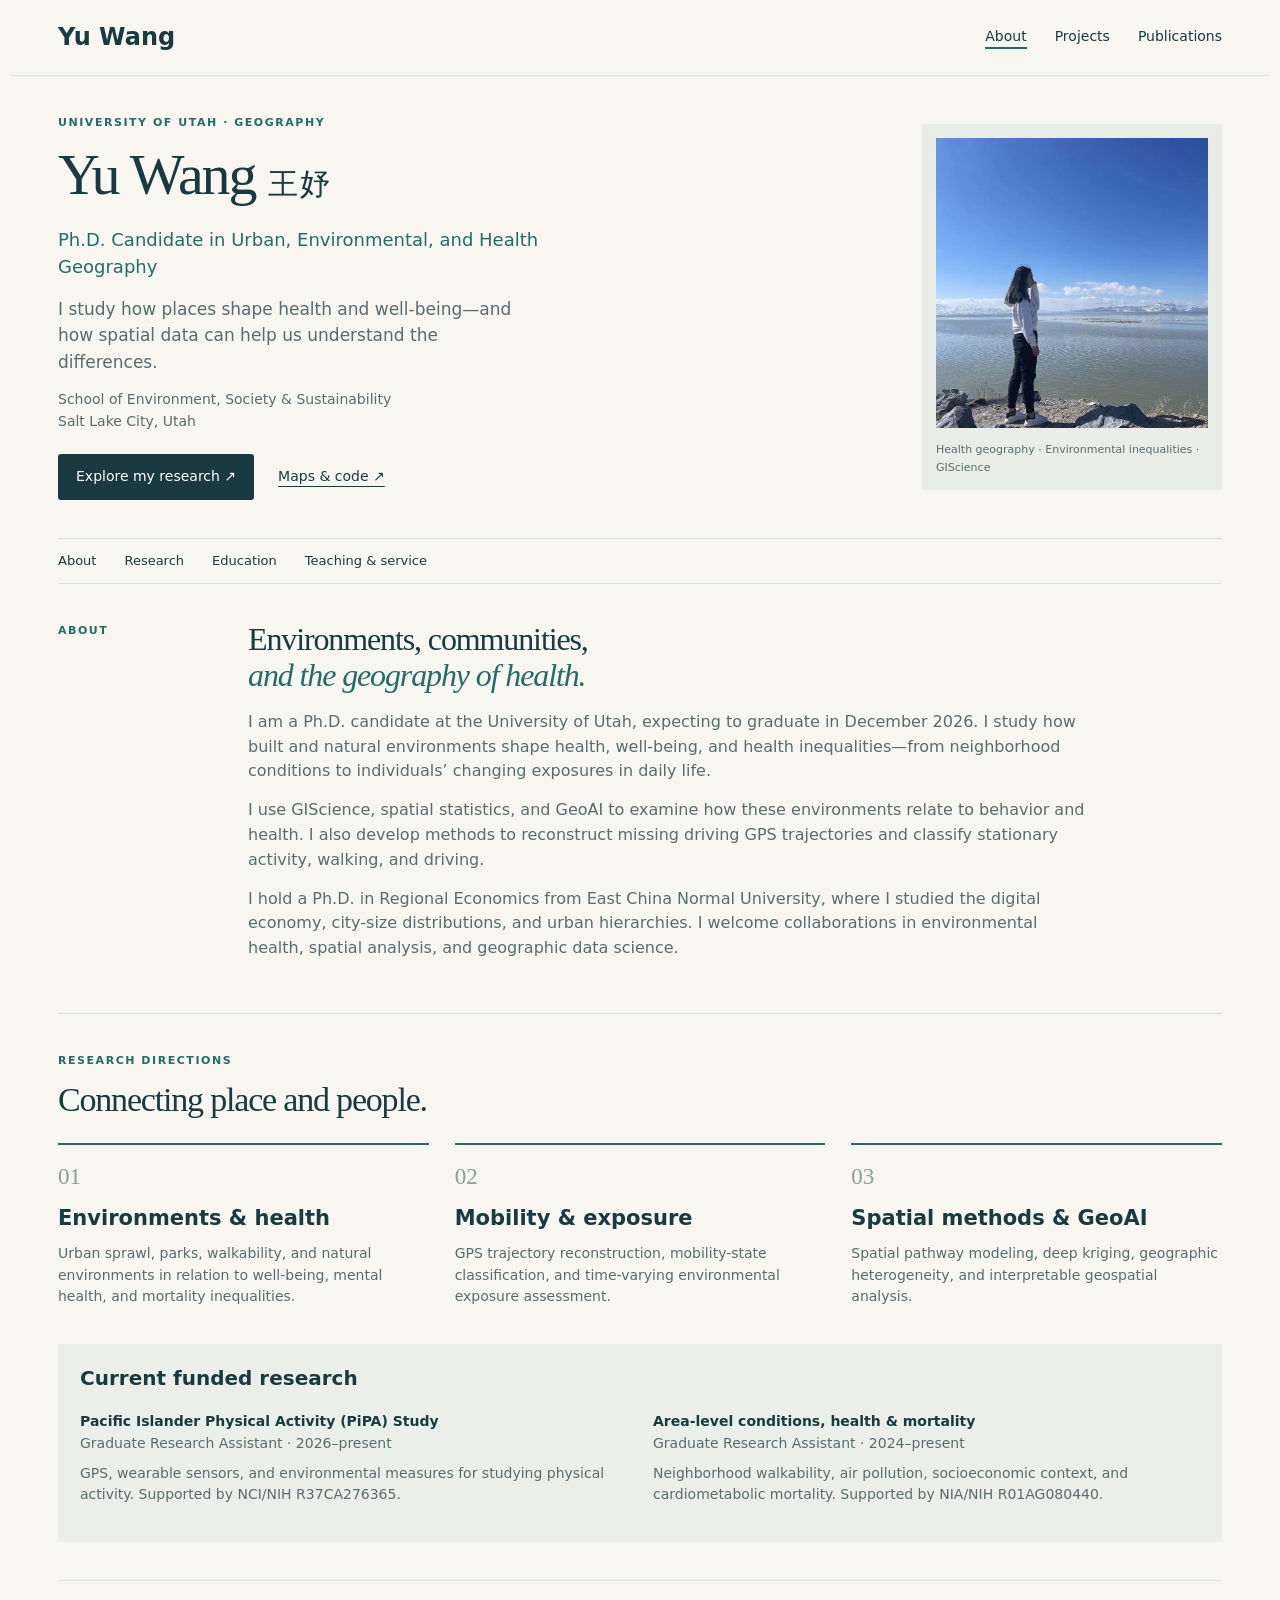
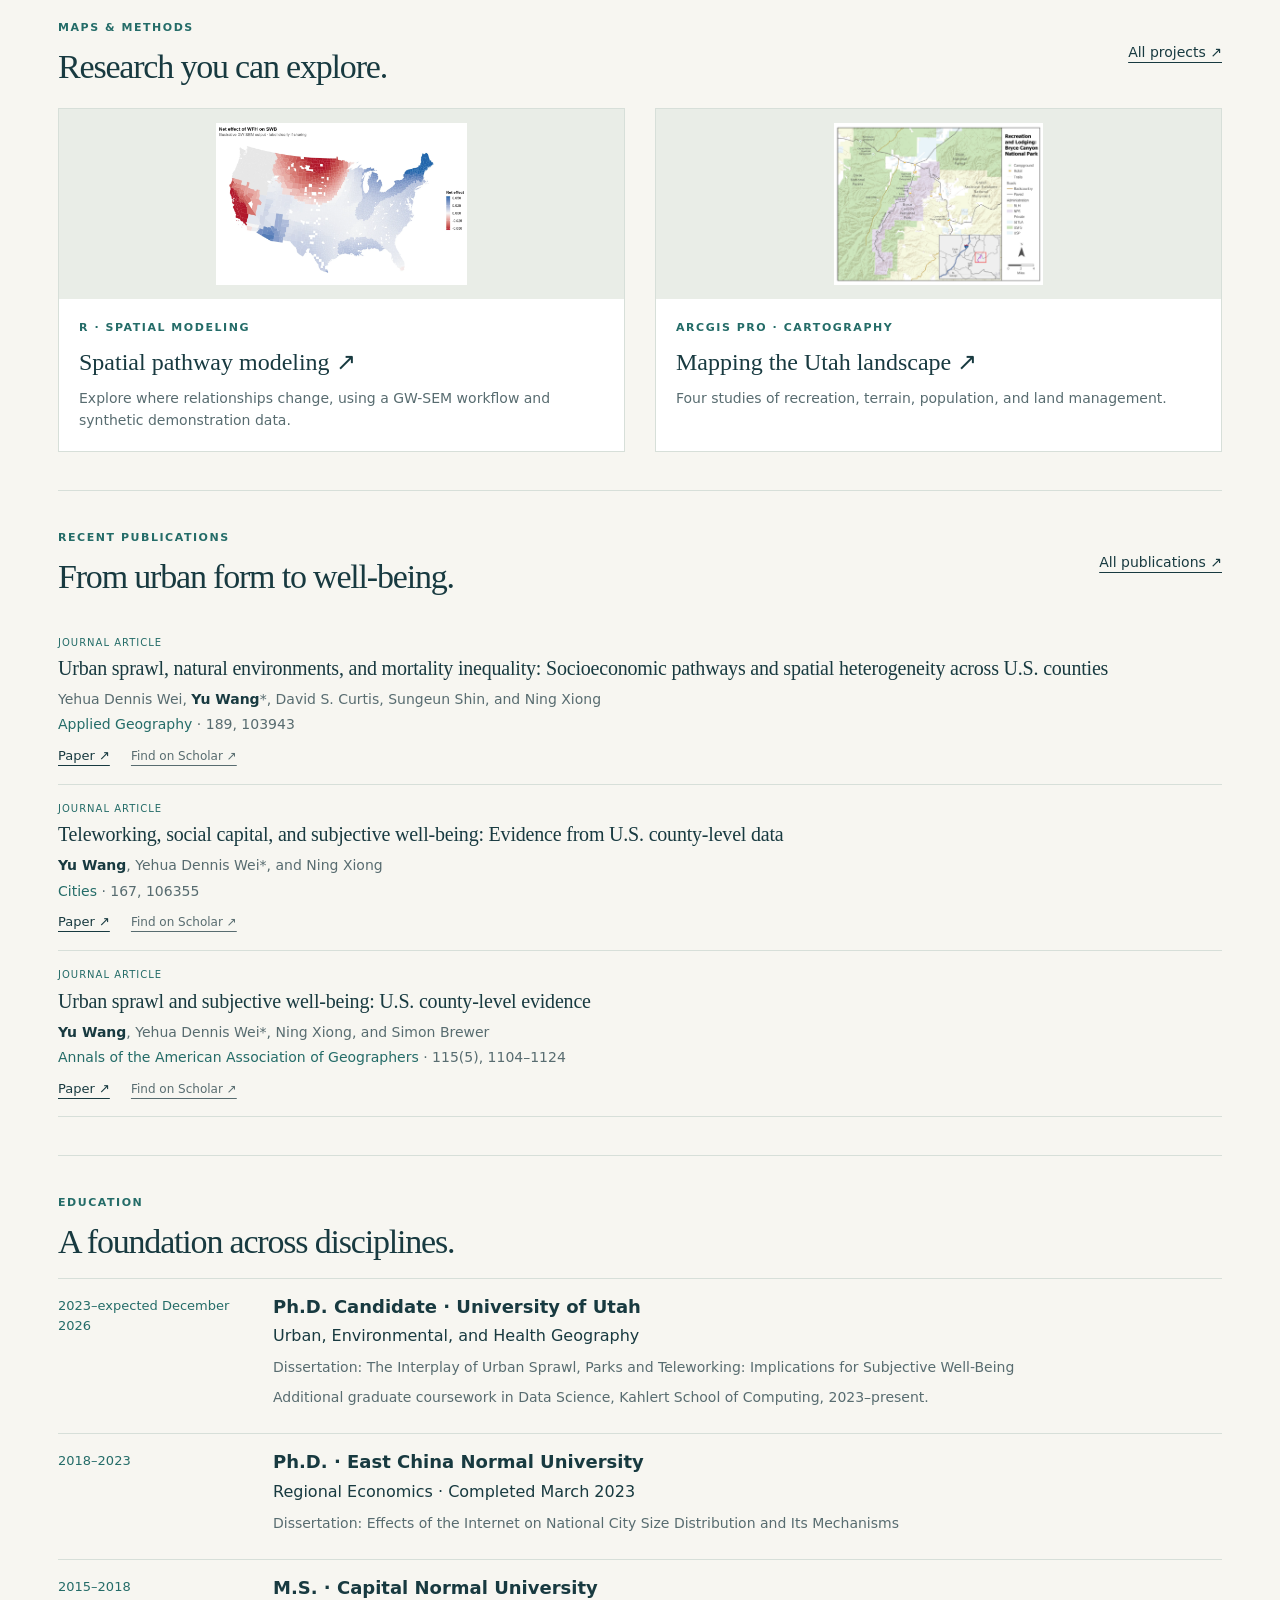
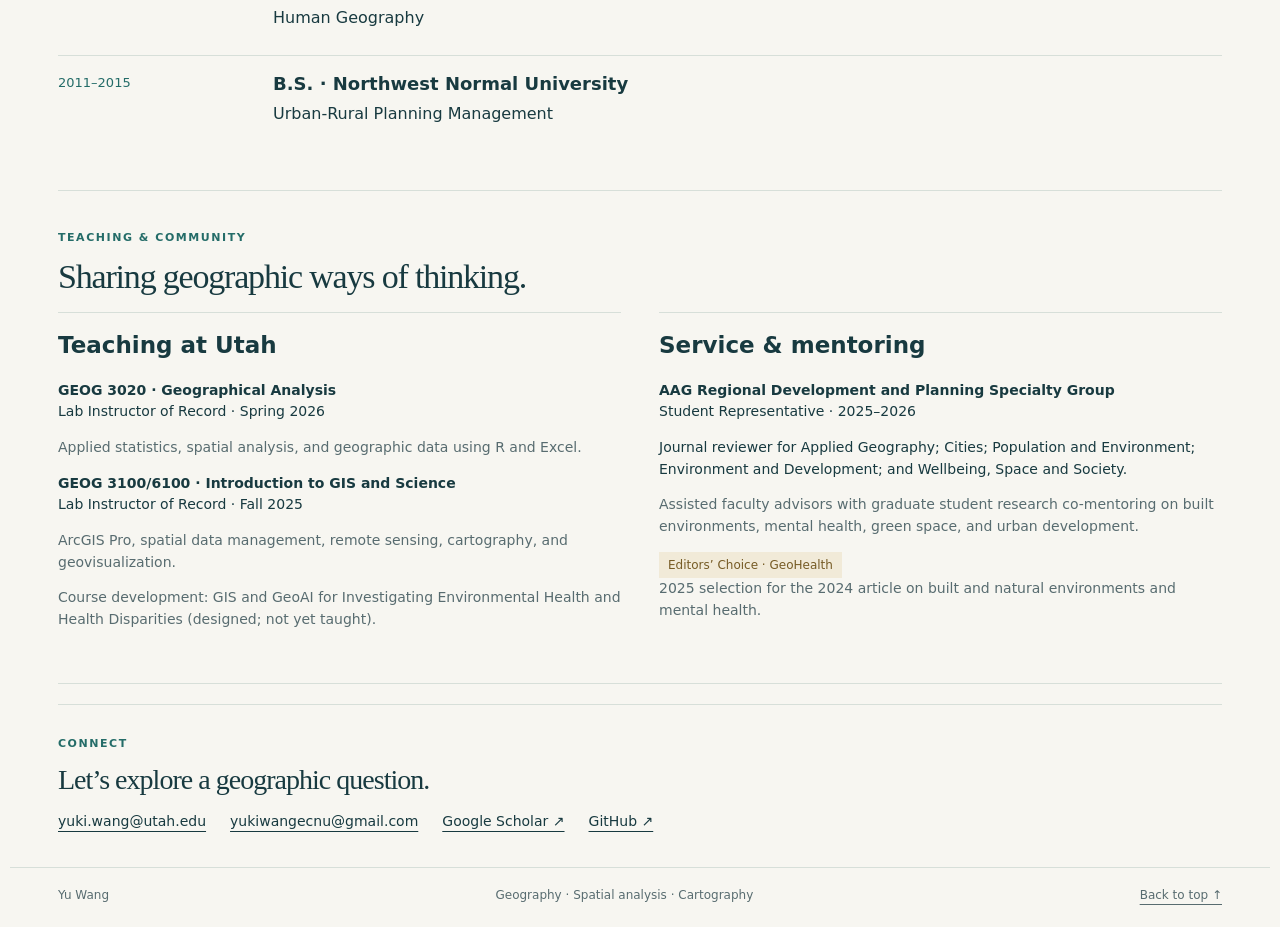
<file: index.html>
<!doctype html>
<html lang="en"><head><meta charset="utf-8"><meta name="viewport" content="width=device-width,initial-scale=1"><title>About — Yu Wang</title><meta name="description" content="Yu Wang researches environmental health, geographic inequalities, human mobility, and geospatial methods at the University of Utah."><link rel="stylesheet" href="projects.css"><link rel="stylesheet" href="site.css"></head><body><a class="skip" href="#main">Skip to content</a><header class="site-header"><a class="brand" href="index.html">Yu Wang</a><nav aria-label="Main navigation"><a href="index.html" aria-current="page">About</a><a href="projects.html">Projects</a><a href="publications.html">Publications</a></nav></header><main id="main"><section class="home-hero"><div><p class="eyebrow">University of Utah · Geography</p><h1>Yu Wang <span class="chinese-name" lang="zh">王妤</span></h1><p class="role">Ph.D. Candidate in Urban, Environmental, and Health Geography</p><p class="intro">I study how places shape health and well-being—and how spatial data can help us understand the differences.</p><p class="affiliation">School of Environment, Society &amp; Sustainability<br>Salt Lake City, Utah</p><div class="hero-links"><a class="solid-link" href="publications.html">Explore my research ↗</a><a href="projects.html">Maps &amp; code ↗</a></div></div><figure class="profile-photo"><img src="images/homepage.jpg" alt="Yu Wang" width="420" height="480"><figcaption>Health geography · Environmental inequalities · GIScience</figcaption></figure></section>
<div class="section-index"><a href="#about">About</a><a href="#research">Research</a><a href="#education">Education</a><a href="#teaching">Teaching &amp; service</a></div>
<section id="about" class="profile-section about-layout"><p class="eyebrow">About</p><div><h2>Environments, communities,<br><em>and the geography of health.</em></h2>
<p>I am a Ph.D. candidate at the University of Utah, expecting to graduate in December 2026. I study how built and natural environments shape health, well-being, and health inequalities—from neighborhood conditions to individuals’ changing exposures in daily life.</p>
<p>I use GIScience, spatial statistics, and GeoAI to examine how these environments relate to behavior and health. I also develop methods to reconstruct missing driving GPS trajectories and classify stationary activity, walking, and driving.</p>
<p>I hold a Ph.D. in Regional Economics from East China Normal University, where I studied the digital economy, city-size distributions, and urban hierarchies. I welcome collaborations in environmental health, spatial analysis, and geographic data science.</p></div></section>
<section id="research" class="profile-section"><div class="section-heading"><p class="eyebrow">Research directions</p><h2>Connecting place and people.</h2></div><div class="theme-grid"><article><span class="theme-number">01</span><h3>Environments &amp; health</h3><p>Urban sprawl, parks, walkability, and natural environments in relation to well-being, mental health, and mortality inequalities.</p></article><article><span class="theme-number">02</span><h3>Mobility &amp; exposure</h3><p>GPS trajectory reconstruction, mobility-state classification, and time-varying environmental exposure assessment.</p></article><article><span class="theme-number">03</span><h3>Spatial methods &amp; GeoAI</h3><p>Spatial pathway modeling, deep kriging, geographic heterogeneity, and interpretable geospatial analysis.</p></article></div><div class="current-research"><h3>Current funded research</h3><div><p><strong>Pacific Islander Physical Activity (PiPA) Study</strong><br>Graduate Research Assistant · 2026–present<br><span>GPS, wearable sensors, and environmental measures for studying physical activity. Supported by NCI/NIH R37CA276365.</span></p><p><strong>Area-level conditions, health &amp; mortality</strong><br>Graduate Research Assistant · 2024–present<br><span>Neighborhood walkability, air pollution, socioeconomic context, and cardiometabolic mortality. Supported by NIA/NIH R01AG080440.</span></p></div></div></section>
<section class="profile-section"><div class="heading-row"><div><p class="eyebrow">Maps &amp; methods</p><h2>Research you can explore.</h2></div><a href="projects.html">All projects ↗</a></div><div class="project-previews"><a class="project-preview" href="projects.html#spatial"><div class="preview-image"><img loading="lazy" src="assets/projects/fig6_net_effect.webp" alt="Spatial pathway modeling project preview"></div><div><p class="eyebrow">R · Spatial modeling</p><h3>Spatial pathway modeling ↗</h3><p>Explore where relationships change, using a GW-SEM workflow and synthetic demonstration data.</p></div></a><a class="project-preview" href="projects.html#cartography"><div class="preview-image"><img loading="lazy" src="assets/projects/Bryce_canyon_recreation_lodging.webp" alt="Mapping the Utah landscape project preview"></div><div><p class="eyebrow">ArcGIS Pro · Cartography</p><h3>Mapping the Utah landscape ↗</h3><p>Four studies of recreation, terrain, population, and land management.</p></div></a></div></section><section class="profile-section"><div class="heading-row"><div><p class="eyebrow">Recent publications</p><h2>From urban form to well-being.</h2></div><a href="publications.html">All publications ↗</a></div><article class="publication" data-kind="journal" data-language="English"><p class="pub-type">Journal article</p><h3>Urban sprawl, natural environments, and mortality inequality: Socioeconomic pathways and spatial heterogeneity across U.S. counties</h3><p class="authors">Yehua Dennis Wei, <strong>Yu Wang</strong>*, David S. Curtis, Sungeun Shin, and Ning Xiong</p><p class="venue">Applied Geography <span>· 189, 103943</span></p><a class="pub-link" href="https://doi.org/10.1016/j.apgeog.2026.103943" target="_blank" rel="noopener noreferrer">Paper ↗</a> <a class="pub-link scholar-fallback" href="https://scholar.google.com/scholar?q=%22Urban%20sprawl%2C%20natural%20environments%2C%20and%20mortality%20inequality%3A%20Socioeconomic%20pathways%20and%20spatial%20heterogeneity%20across%20U.S.%20counties%22" target="_blank" rel="noopener noreferrer">Find on Scholar ↗</a></article><article class="publication" data-kind="journal" data-language="English"><p class="pub-type">Journal article</p><h3>Teleworking, social capital, and subjective well-being: Evidence from U.S. county-level data</h3><p class="authors"><strong>Yu Wang</strong>, Yehua Dennis Wei*, and Ning Xiong</p><p class="venue">Cities <span>· 167, 106355</span></p><a class="pub-link" href="https://doi.org/10.1016/j.cities.2025.106355" target="_blank" rel="noopener noreferrer">Paper ↗</a> <a class="pub-link scholar-fallback" href="https://scholar.google.com/scholar?q=%22Teleworking%2C%20social%20capital%2C%20and%20subjective%20well-being%3A%20Evidence%20from%20U.S.%20county-level%20data%22" target="_blank" rel="noopener noreferrer">Find on Scholar ↗</a></article><article class="publication" data-kind="journal" data-language="English"><p class="pub-type">Journal article</p><h3>Urban sprawl and subjective well-being: U.S. county-level evidence</h3><p class="authors"><strong>Yu Wang</strong>, Yehua Dennis Wei*, Ning Xiong, and Simon Brewer</p><p class="venue">Annals of the American Association of Geographers <span>· 115(5), 1104–1124</span></p><a class="pub-link" href="https://doi.org/10.1080/24694452.2025.2472998" target="_blank" rel="noopener noreferrer">Paper ↗</a> <a class="pub-link scholar-fallback" href="https://scholar.google.com/scholar?q=%22Urban%20sprawl%20and%20subjective%20well-being%3A%20U.S.%20county-level%20evidence%22" target="_blank" rel="noopener noreferrer">Find on Scholar ↗</a></article></section>
<section id="education" class="profile-section"><p class="eyebrow">Education</p><h2>A foundation across disciplines.</h2><div class="timeline"><article><p>2023–expected December 2026</p><div><h3>Ph.D. Candidate · University of Utah</h3><p>Urban, Environmental, and Health Geography</p><p class="subtle">Dissertation: The Interplay of Urban Sprawl, Parks and Teleworking: Implications for Subjective Well-Being</p><p class="subtle">Additional graduate coursework in Data Science, Kahlert School of Computing, 2023–present.</p></div></article><article><p>2018–2023</p><div><h3>Ph.D. · East China Normal University</h3><p>Regional Economics · Completed March 2023</p><p class="subtle">Dissertation: Effects of the Internet on National City Size Distribution and Its Mechanisms</p></div></article><article><p>2015–2018</p><div><h3>M.S. · Capital Normal University</h3><p>Human Geography</p></div></article><article><p>2011–2015</p><div><h3>B.S. · Northwest Normal University</h3><p>Urban-Rural Planning Management</p></div></article></div></section>
<section id="teaching" class="profile-section"><p class="eyebrow">Teaching &amp; community</p><h2>Sharing geographic ways of thinking.</h2><div class="teaching-grid"><div><h3>Teaching at Utah</h3><p><strong>GEOG 3020 · Geographical Analysis</strong><br>Lab Instructor of Record · Spring 2026</p><p class="subtle">Applied statistics, spatial analysis, and geographic data using R and Excel.</p><p><strong>GEOG 3100/6100 · Introduction to GIS and Science</strong><br>Lab Instructor of Record · Fall 2025</p><p class="subtle">ArcGIS Pro, spatial data management, remote sensing, cartography, and geovisualization.</p><p class="subtle">Course development: GIS and GeoAI for Investigating Environmental Health and Health Disparities (designed; not yet taught).</p></div><div><h3>Service &amp; mentoring</h3><p><strong>AAG Regional Development and Planning Specialty Group</strong><br>Student Representative · 2025–2026</p><p>Journal reviewer for Applied Geography; Cities; Population and Environment; Environment and Development; and Wellbeing, Space and Society.</p><p class="subtle">Assisted faculty advisors with graduate student research co-mentoring on built environments, mental health, green space, and urban development.</p><p><span class="award-label">Editors’ Choice · GeoHealth</span><br><span class="subtle">2025 selection for the 2024 article on built and natural environments and mental health.</span></p></div></div></section><section class="contact"><p class="eyebrow">Connect</p><h2>Let’s explore a geographic question.</h2><p><a href="mailto:yuki.wang@utah.edu">yuki.wang@utah.edu</a><a href="mailto:yukiwangecnu@gmail.com">yukiwangecnu@gmail.com</a><a href="https://scholar.google.com/citations?user=kgi0i9MAAAAJ">Google Scholar ↗</a><a href="https://github.com/Yukiwang-bit">GitHub ↗</a></p></section></main><footer>Yu Wang <span>Geography · Spatial analysis · Cartography</span><a href="#main">Back to top ↑</a></footer></body></html>
</file>
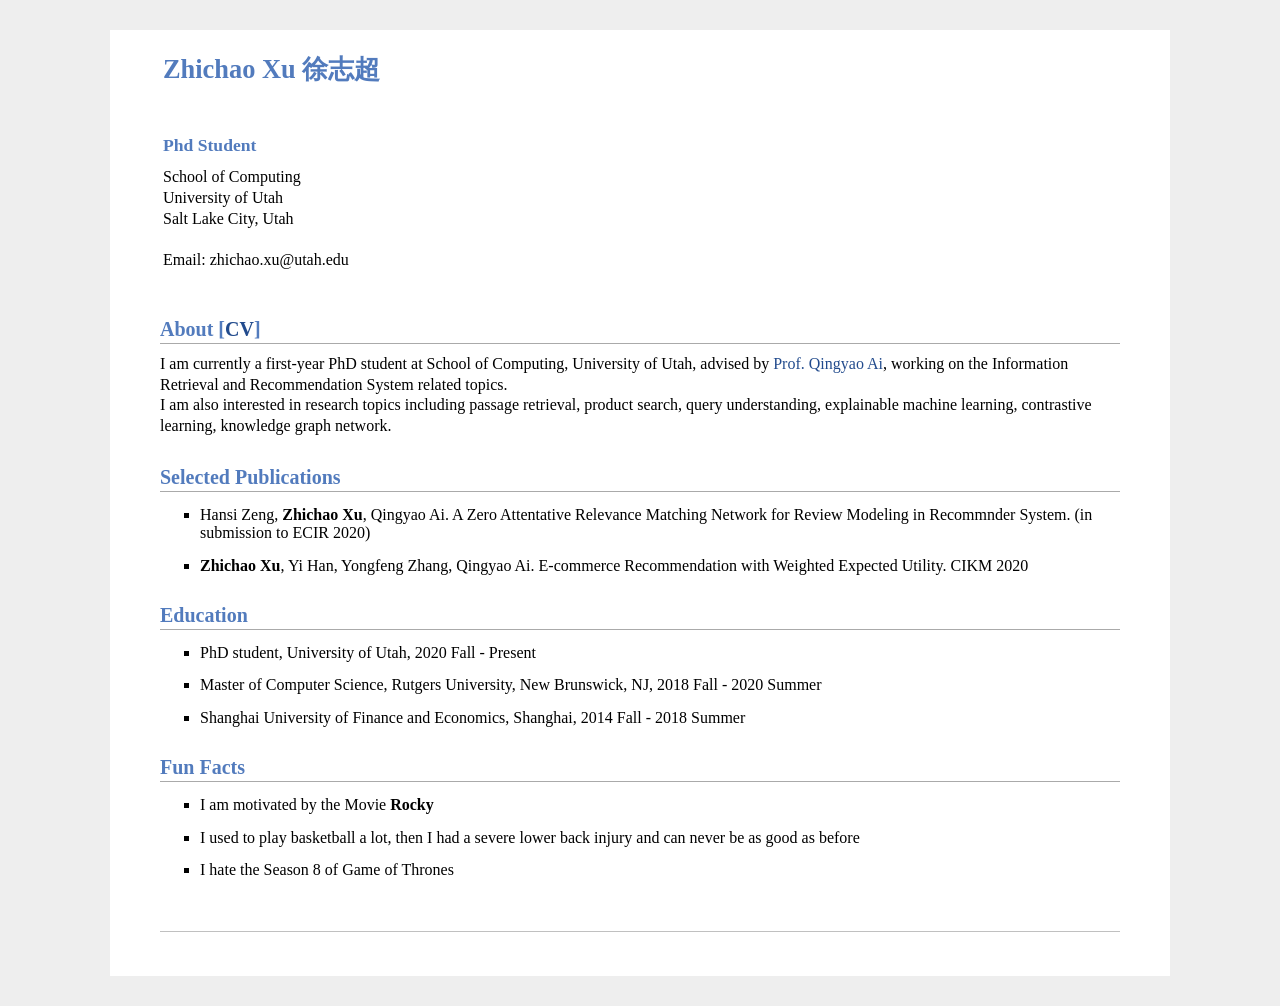
<file: _site/index.html>
<!DOCTYPE html PUBLIC "-//W3C//DTD XHTML 1.1//EN"
  "http://www.w3.org/TR/xhtml11/DTD/xhtml11.dtd">
<html xmlns="http://www.w3.org/1999/xhtml" xml:lang="en">
<head>
<link rel="shortcut icon" href="myIcon.ico">
<meta http-equiv="Content-Type" content="text/html;charset=utf-8" />

<link rel="stylesheet" href="jemdoc.css" type="text/css">
<title>Hansi Zeng, University of Utah</title>
<script>
  (function(i,s,o,g,r,a,m){i['GoogleAnalyticsObject']=r;i[r]=i[r]||function(){
  (i[r].q=i[r].q||[]).push(arguments)},i[r].l=1*new Date();a=s.createElement(o),
  m=s.getElementsByTagName(o)[0];a.async=1;a.src=g;m.parentNode.insertBefore(a,m)
  })(window,document,'script','https://www.google-analytics.com/analytics.js','ga');

  ga('create', 'UA-87320911-1', 'auto');
  ga('send', 'pageview');

</script>
</head>
<body>

<table>
	<tbody>
		<tr>
			<td width="670">
				<div id="toptitle">					
					<h1>Zhichao Xu 徐志超</h1><h1>
				</h1></div>

				<h3>Phd Student</h3>
				<p>
					School of Computing  <br>
					University of Utah <br>
					Salt Lake City, Utah<br>
					<br>
					Email: zhichao.xu@utah.edu
				</p>
			</td>
		</tr>
	<tr>
	</tr>
	</tbody>
</table>

<h2>About [<a href="files/cv_intern.pdf">CV</a>]</h2>
	<p> 
	I am currently a first-year PhD student at School of Computing, University of Utah, advised by <a href="http://ir.aiqingyao.org/home">Prof. Qingyao Ai</a>, working on 
	the Information Retrieval and Recommendation System related topics. <br>
	I am also interested in research topics including passage retrieval, product search, query understanding, explainable machine learning, contrastive learning, knowledge graph network.
	</p>

<h2> Selected Publications </h2> 
<ul>
	<li> Hansi Zeng, <b>Zhichao Xu</b>, Qingyao Ai. A Zero Attentative Relevance Matching Network for
		Review Modeling in Recommnder System. (in submission to ECIR 2020) </li>
	<li> <b>Zhichao Xu</b>, Yi Han, Yongfeng Zhang, Qingyao Ai. E-commerce Recommendation with Weighted Expected Utility. CIKM 2020 </li>
</ul>

<h2> Education </h2>
<ul>
	<li> PhD student, University of Utah, 2020 Fall - Present</li>
	<li> Master of Computer Science, Rutgers University, New Brunswick, NJ, 2018 Fall - 2020 Summer</li>
	<li> Shanghai University of Finance and Economics, Shanghai, 2014 Fall - 2018 Summer</li>
</ul>

<h2> Fun Facts </h2>
<ul>
	<li> I am motivated by the Movie <b>Rocky</b>
	<li> I used to play basketball a lot, then I had a severe lower back injury and can never be as good as before </li>
	<li> I hate the Season 8 of Game of Thrones </li>
</ul>


<p><center>
	<div id="clustrmaps-widget" style="width:30%">
		<script type="text/javascript" id="clustrmaps" src="//clustrmaps.com/map_v2.js?d=rC3QVLy0czeOL9mHWqNy6Cqtb8k-GrE0NRCad6ZpSUU&cl=ffffff&w=a"></script>

</div>  

<div id="footer">
	<div id="footer-text"></div>
</div>

</center></p>


</body></html>
</file>
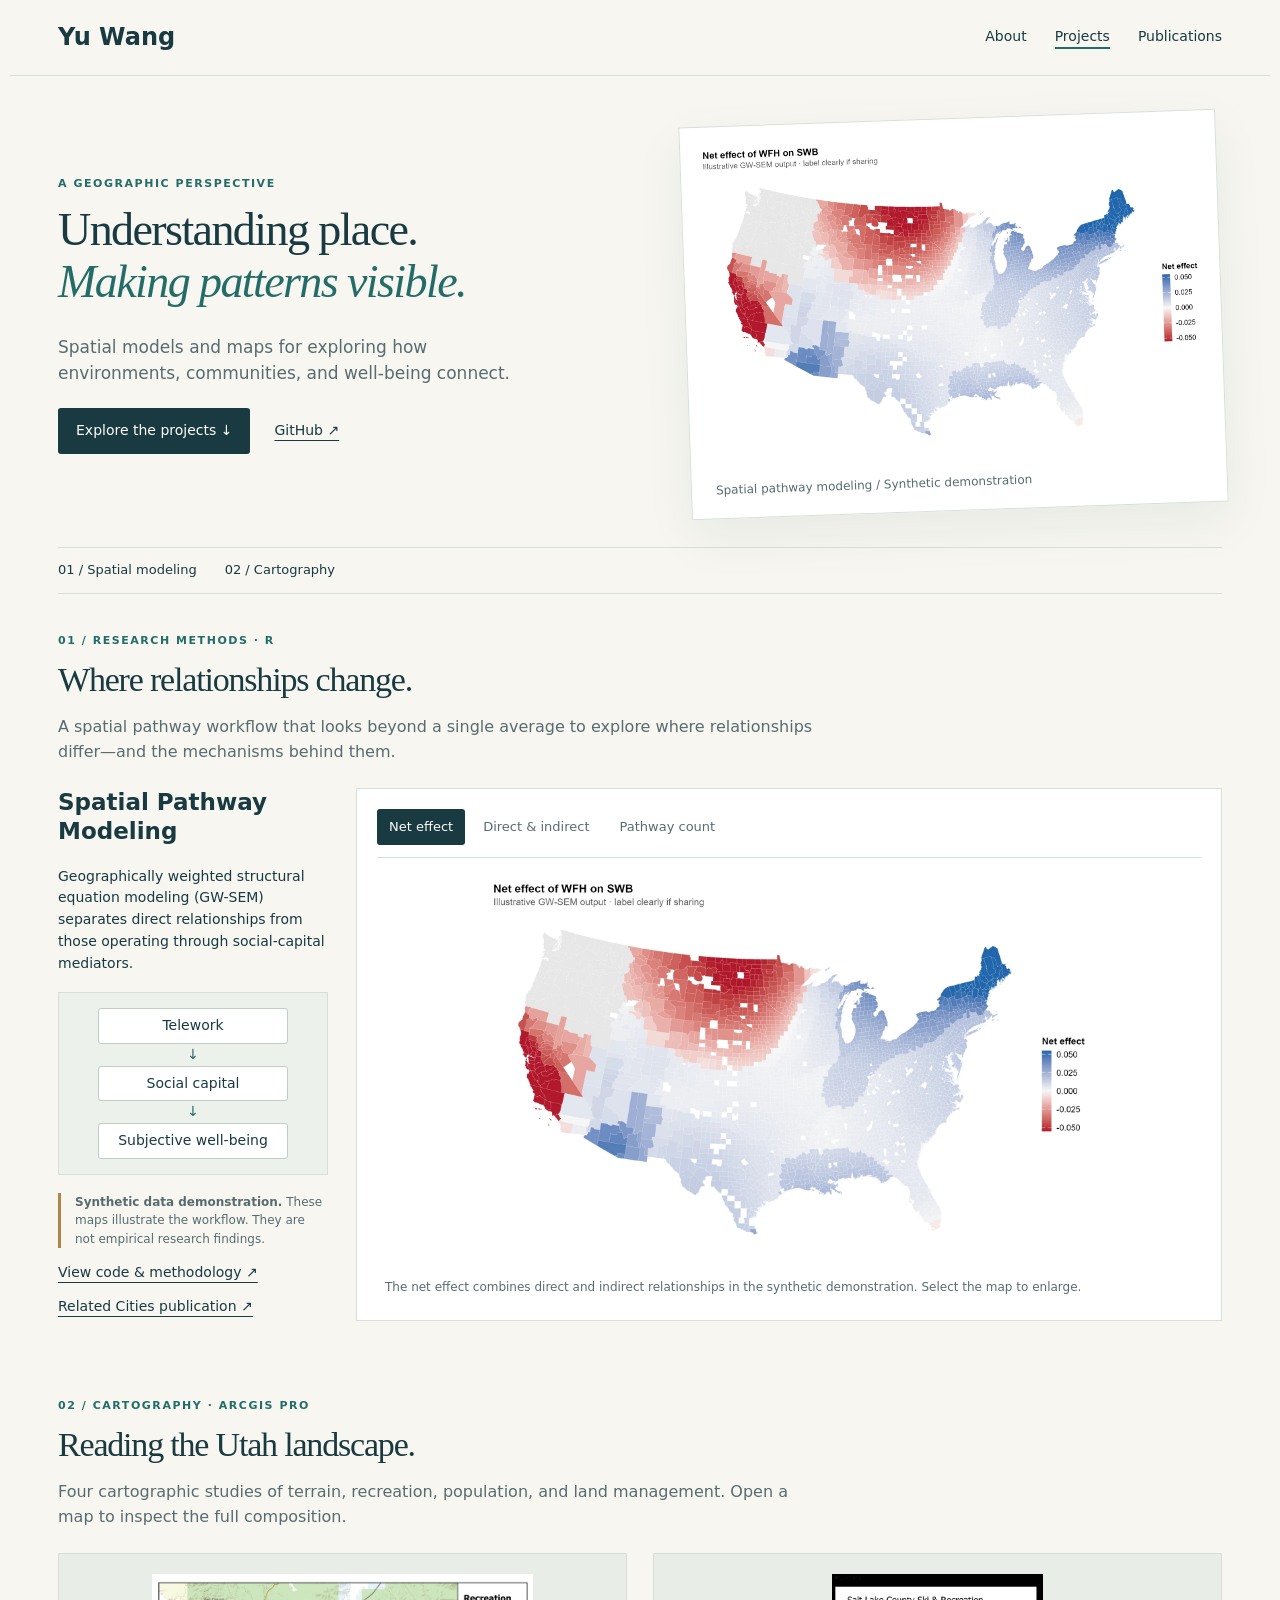
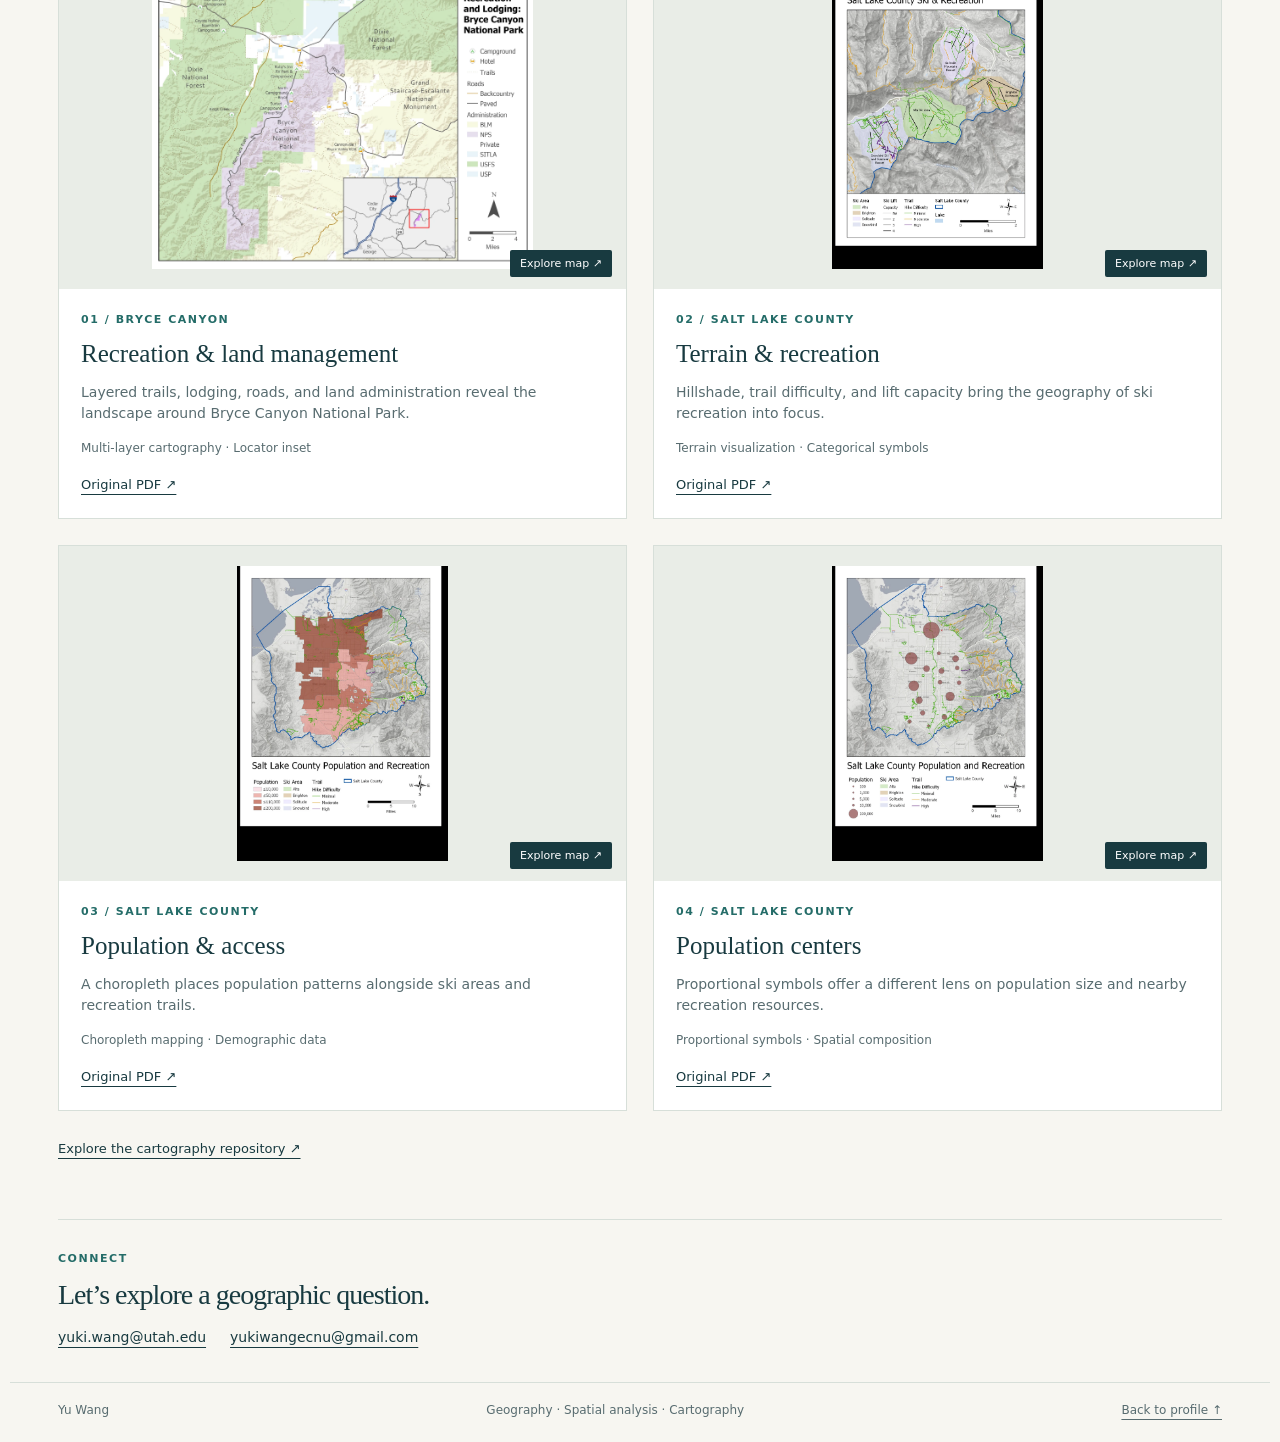
<file: projects.html>
<!doctype html>
<html lang="en"><head><meta charset="utf-8"><meta name="viewport" content="width=device-width,initial-scale=1"><title>Projects — Yu Wang</title><meta name="description" content="Explore Yu Wang’s spatial pathway modeling and Utah cartography projects, connecting geographic methods with place, environments, and well-being."><link rel="stylesheet" href="projects.css"><script src="projects.js" defer></script><link rel="stylesheet" href="site.css"></head><body>
<a class="skip" href="#main">Skip to content</a><header class="site-header"><a class="brand" href="index.html">Yu Wang</a><nav aria-label="Main navigation"><a href="index.html">About</a><a href="projects.html" aria-current="page">Projects</a><a href="publications.html">Publications</a></nav></header>
<main id="main"><section class="hero"><div><p class="eyebrow">A geographic perspective</p><h1>Understanding place.<br><em>Making patterns visible.</em></h1><p class="intro">Spatial models and maps for exploring how environments, communities, and well-being connect.</p><div class="hero-links"><a class="solid-link" href="#spatial">Explore the projects ↓</a><a href="https://github.com/Yukiwang-bit">GitHub ↗</a></div></div><figure class="hero-map"><img src="assets/projects/fig6_net_effect.webp" alt="Illustrative county-level spatial effects from the synthetic-data GW-SEM demonstration"><figcaption>Spatial pathway modeling / Synthetic demonstration</figcaption></figure></section>
<div class="section-index"><a href="#spatial">01 / Spatial modeling</a><a href="#cartography">02 / Cartography</a></div>
<section id="spatial" class="project-section"><div class="section-heading"><p class="eyebrow">01 / Research methods · R</p><h2>Where relationships change.</h2><p>A spatial pathway workflow that looks beyond a single average to explore where relationships differ—and the mechanisms behind them.</p></div><div class="model-layout"><aside><h3>Spatial Pathway Modeling</h3><p>Geographically weighted structural equation modeling (GW-SEM) separates direct relationships from those operating through social-capital mediators.</p><div class="pathway" aria-label="Conceptual pathway: telework to social capital to subjective well-being"><span>Telework</span><b aria-hidden="true">↓</b><span>Social capital</span><b aria-hidden="true">↓</b><span>Subjective well-being</span></div><p class="note"><strong>Synthetic data demonstration.</strong> These maps illustrate the workflow. They are not empirical research findings.</p><a href="https://github.com/Yukiwang-bit/Spatial-Pathway-Modeling">View code & methodology ↗</a><a class="text-link" href="https://doi.org/10.1016/j.cities.2025.106355">Related Cities publication ↗</a></aside><div class="map-explorer"><div class="view-controls" role="group" aria-label="Choose model output"><button aria-pressed="true" data-view="net">Net effect</button><button aria-pressed="false" data-view="effects">Direct & indirect</button><button aria-pressed="false" data-view="pathways">Pathway count</button></div><figure><button class="figure-zoom" id="model-zoom" data-image="assets/projects/fig6_net_effect.webp" data-title="Net effect" aria-label="Enlarge model output"><img id="model-image" src="assets/projects/fig6_net_effect.webp" alt="Net effect map from synthetic GW-SEM demonstration"></button><figcaption id="model-caption" aria-live="polite">The net effect combines direct and indirect relationships in the synthetic demonstration. Select the map to enlarge.</figcaption></figure></div></div></section>
<section id="cartography" class="project-section"><div class="section-heading"><p class="eyebrow">02 / Cartography · ArcGIS Pro</p><h2>Reading the Utah landscape.</h2><p>Four cartographic studies of terrain, recreation, population, and land management. Open a map to inspect the full composition.</p></div><div class="map-grid"><article class="map-card"><button class="map-preview" data-image="assets/projects/Bryce_canyon_recreation_lodging.webp" data-title="Recreation & land management" aria-label="Enlarge Recreation & land management map"><img loading="lazy" src="assets/projects/Bryce_canyon_recreation_lodging.webp" alt="Recreation & land management map of Bryce Canyon"><span>Explore map ↗</span></button><div class="map-copy"><p class="eyebrow">01 / Bryce Canyon</p><h3>Recreation & land management</h3><p>Layered trails, lodging, roads, and land administration reveal the landscape around Bryce Canyon National Park.</p><p class="skills">Multi-layer cartography · Locator inset</p><a href="https://raw.githubusercontent.com/Yukiwang-bit/Geospatial-Analysis-and-Cartography-Portfolio/main/Bryce_canyon_recreation_lodging.pdf">Original PDF ↗</a></div></article><article class="map-card"><button class="map-preview" data-image="assets/projects/Salt_lake_county_ski_recreation.webp" data-title="Terrain & recreation" aria-label="Enlarge Terrain & recreation map"><img loading="lazy" src="assets/projects/Salt_lake_county_ski_recreation.webp" alt="Terrain & recreation map of Salt Lake County"><span>Explore map ↗</span></button><div class="map-copy"><p class="eyebrow">02 / Salt Lake County</p><h3>Terrain & recreation</h3><p>Hillshade, trail difficulty, and lift capacity bring the geography of ski recreation into focus.</p><p class="skills">Terrain visualization · Categorical symbols</p><a href="https://raw.githubusercontent.com/Yukiwang-bit/Geospatial-Analysis-and-Cartography-Portfolio/main/Salt_lake_county_ski_recreation.pdf">Original PDF ↗</a></div></article><article class="map-card"><button class="map-preview" data-image="assets/projects/Salt_lake_county_population_choropleth.webp" data-title="Population & access" aria-label="Enlarge Population & access map"><img loading="lazy" src="assets/projects/Salt_lake_county_population_choropleth.webp" alt="Population & access map of Salt Lake County"><span>Explore map ↗</span></button><div class="map-copy"><p class="eyebrow">03 / Salt Lake County</p><h3>Population & access</h3><p>A choropleth places population patterns alongside ski areas and recreation trails.</p><p class="skills">Choropleth mapping · Demographic data</p><a href="https://raw.githubusercontent.com/Yukiwang-bit/Geospatial-Analysis-and-Cartography-Portfolio/main/Salt_lake_county_population_choropleth.pdf">Original PDF ↗</a></div></article><article class="map-card"><button class="map-preview" data-image="assets/projects/Salt_lake_county_population_proportional_symbols.webp" data-title="Population centers" aria-label="Enlarge Population centers map"><img loading="lazy" src="assets/projects/Salt_lake_county_population_proportional_symbols.webp" alt="Population centers map of Salt Lake County"><span>Explore map ↗</span></button><div class="map-copy"><p class="eyebrow">04 / Salt Lake County</p><h3>Population centers</h3><p>Proportional symbols offer a different lens on population size and nearby recreation resources.</p><p class="skills">Proportional symbols · Spatial composition</p><a href="https://raw.githubusercontent.com/Yukiwang-bit/Geospatial-Analysis-and-Cartography-Portfolio/main/Salt_lake_county_population_proportional_symbols.pdf">Original PDF ↗</a></div></article></div><a class="collection-link" href="https://github.com/Yukiwang-bit/Geospatial-Analysis-and-Cartography-Portfolio">Explore the cartography repository ↗</a></section>
<section class="contact"><p class="eyebrow">Connect</p><h2>Let’s explore a geographic question.</h2><p><a href="mailto:yuki.wang@utah.edu">yuki.wang@utah.edu</a><a href="mailto:yukiwangecnu@gmail.com">yukiwangecnu@gmail.com</a></p></section></main><footer>Yu Wang <span>Geography · Spatial analysis · Cartography</span><a href="index.html">Back to profile ↑</a></footer>
<dialog id="map-dialog" aria-labelledby="dialog-title"><div class="dialog-toolbar"><h2 id="dialog-title">Map</h2><div><button id="zoom-out" aria-label="Zoom out">−</button><button id="zoom-in" aria-label="Zoom in">+</button><button id="close-dialog">Close ×</button></div></div><div class="image-scroll"><img id="dialog-image" alt=""></div></dialog></body></html>
</file>
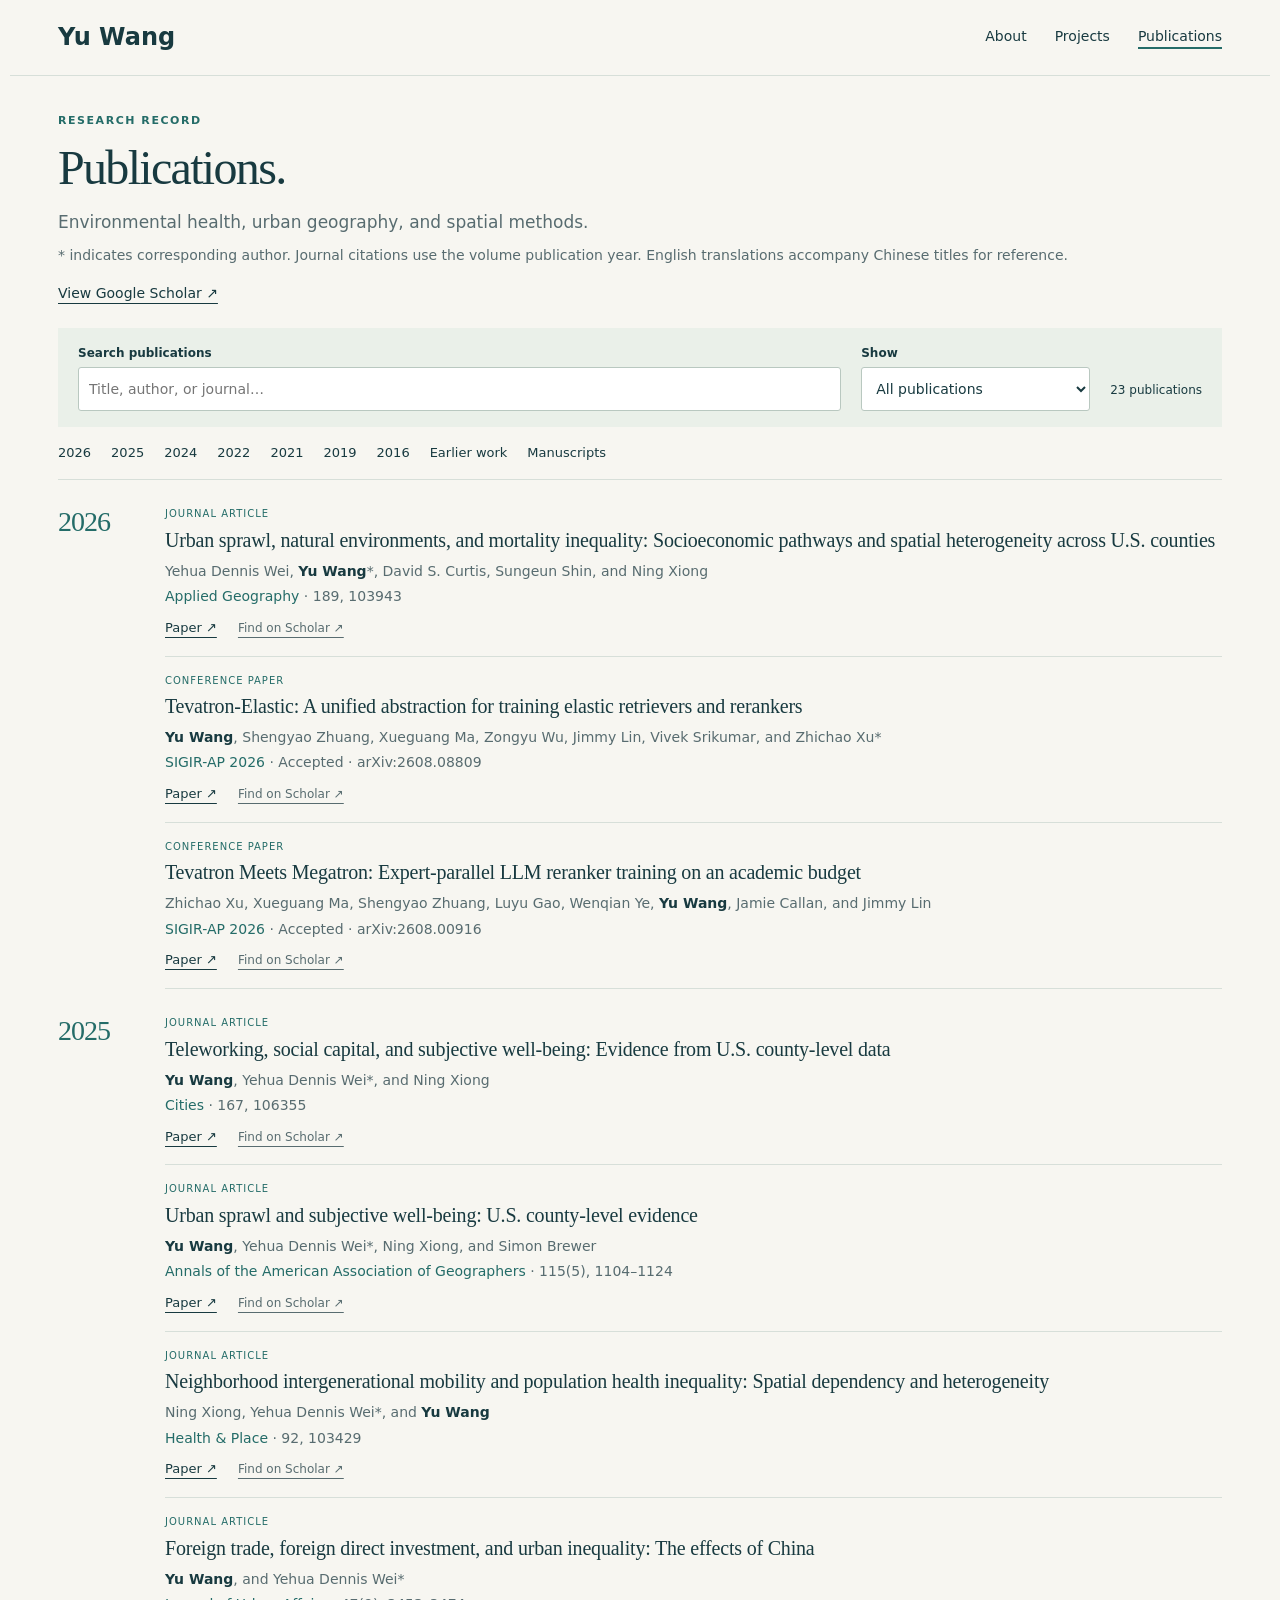
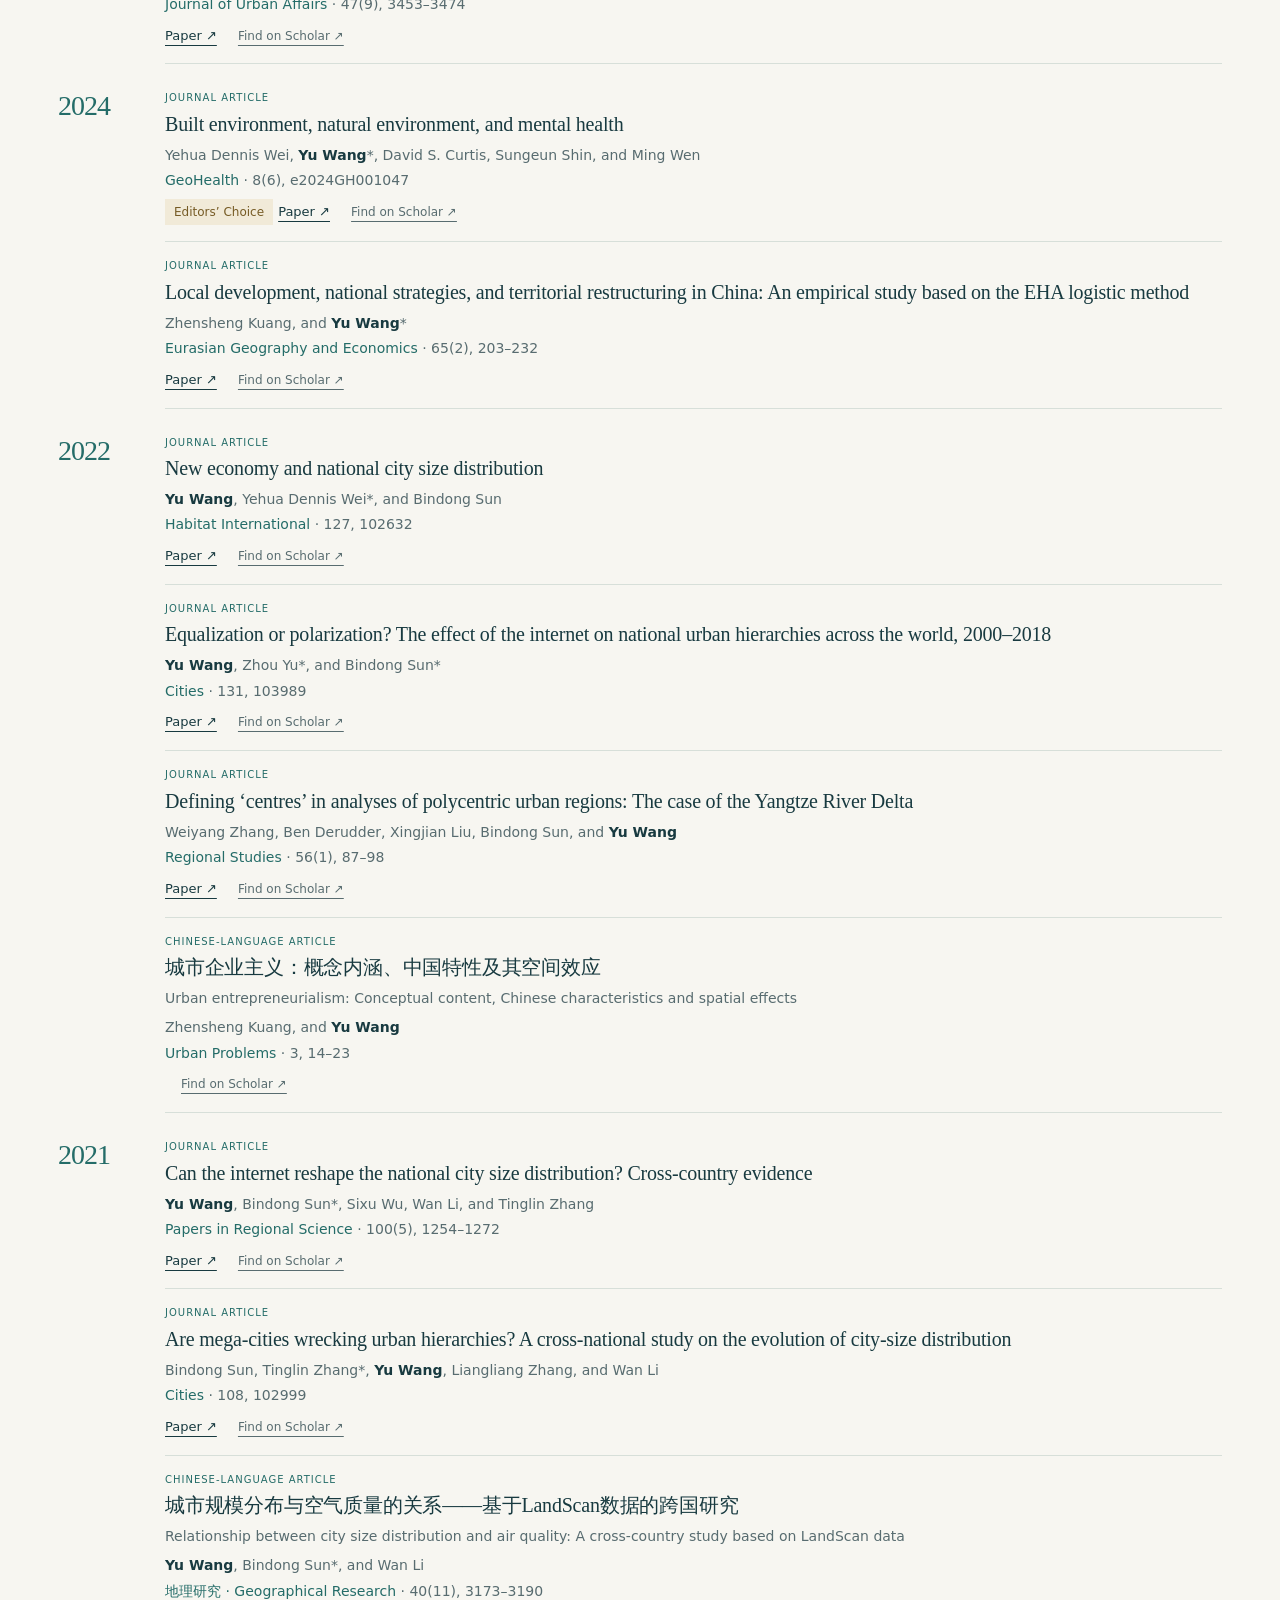
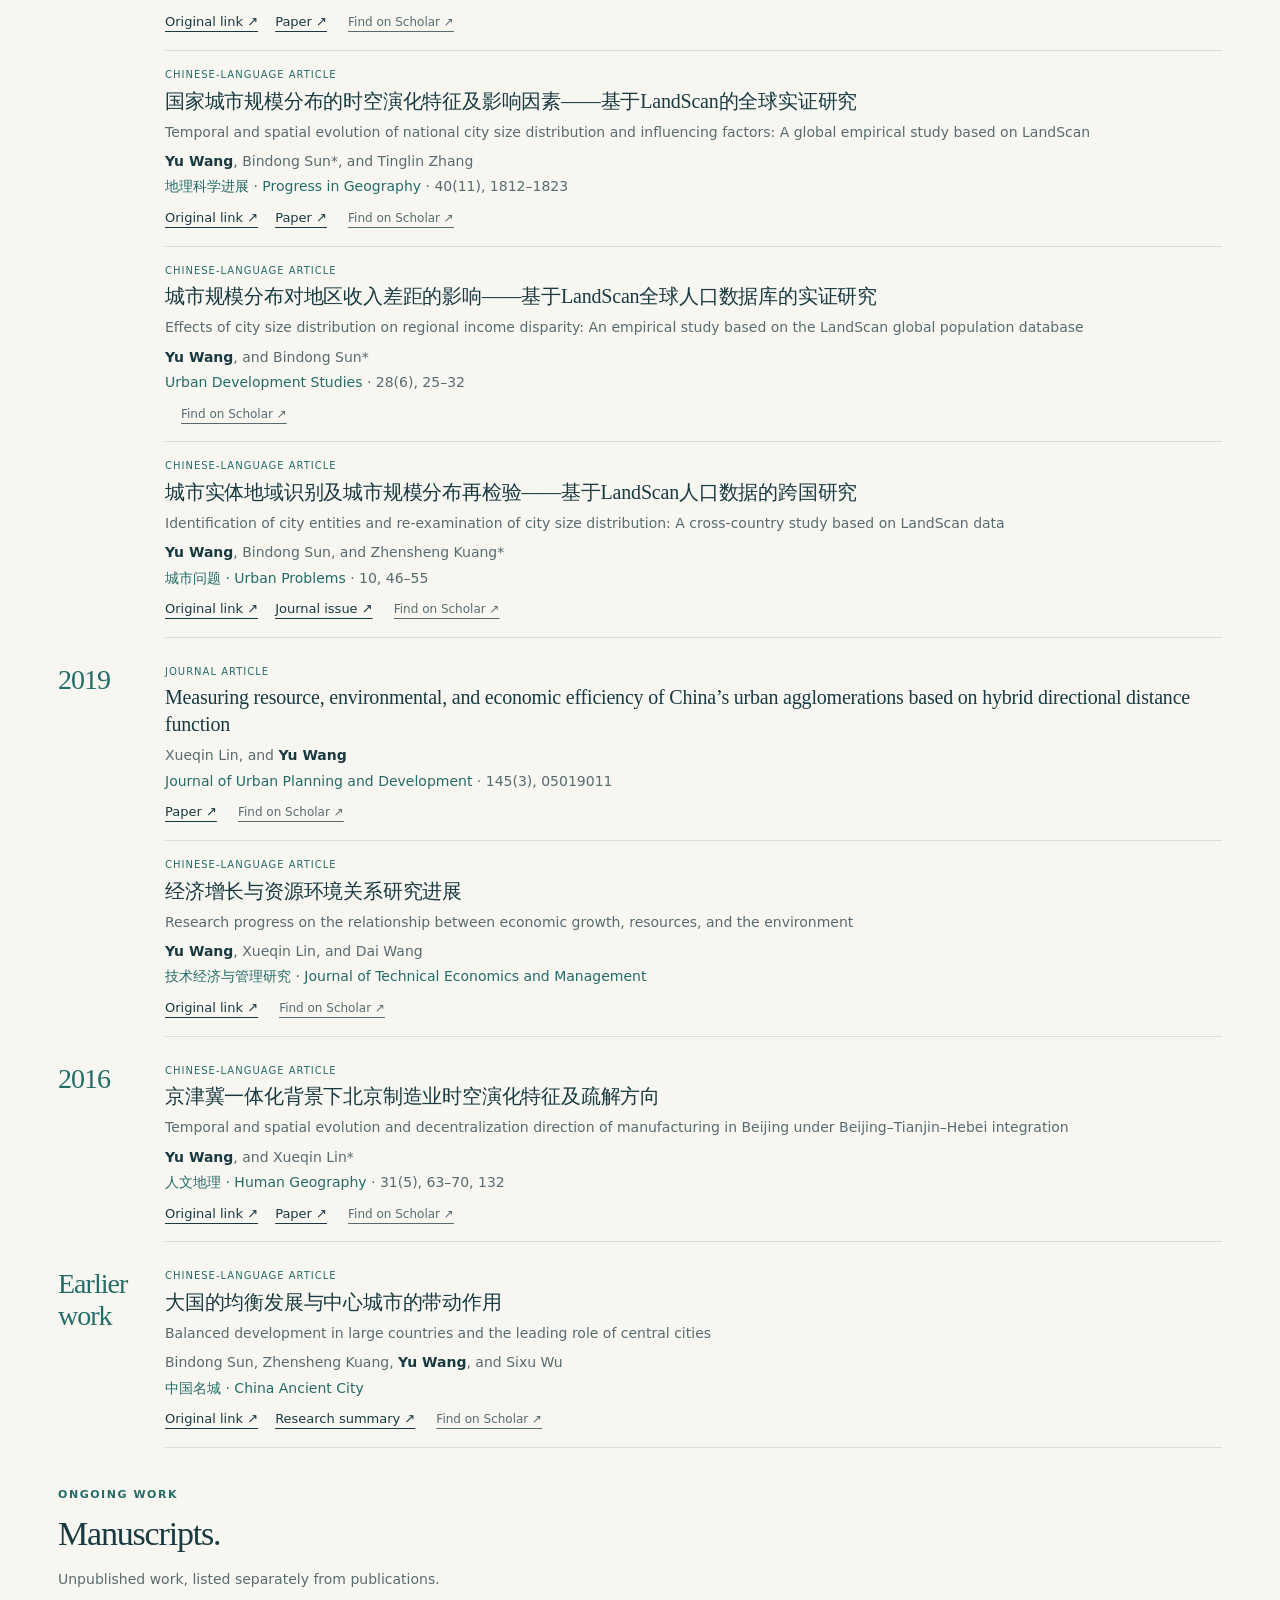
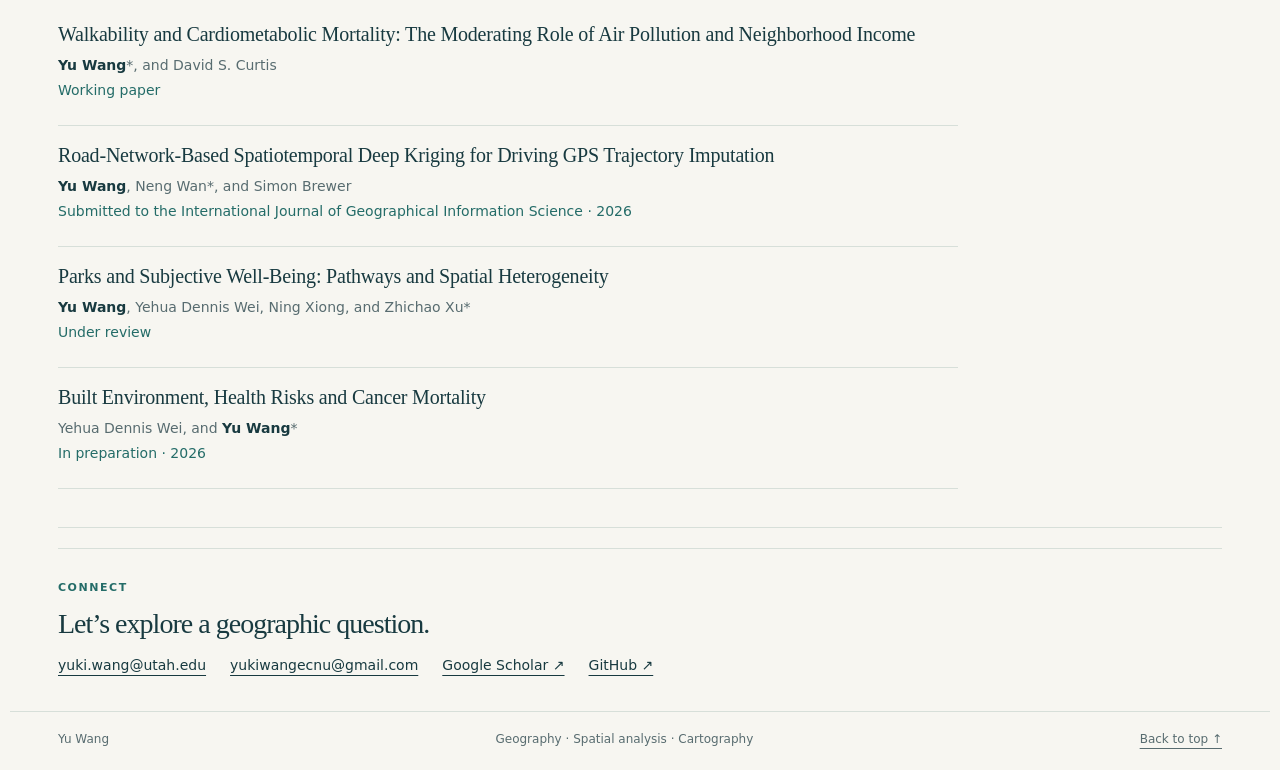
<file: publications.html>
<!doctype html>
<html lang="en"><head><meta charset="utf-8"><meta name="viewport" content="width=device-width,initial-scale=1"><title>Publications — Yu Wang</title><meta name="description" content="Journal articles, conference papers, preprints, and ongoing manuscripts by Yu Wang."><link rel="stylesheet" href="projects.css"><link rel="stylesheet" href="site.css"><script src="publications.js" defer></script></head><body><a class="skip" href="#main">Skip to content</a><header class="site-header"><a class="brand" href="index.html">Yu Wang</a><nav aria-label="Main navigation"><a href="index.html">About</a><a href="projects.html">Projects</a><a href="publications.html" aria-current="page">Publications</a></nav></header><main id="main"><section class="page-intro"><p class="eyebrow">Research record</p><h1>Publications.</h1><p class="intro">Environmental health, urban geography, and spatial methods.</p><p class="subtle">* indicates corresponding author. Journal citations use the volume publication year. English translations accompany Chinese titles for reference.</p><a href="https://scholar.google.com/citations?user=kgi0i9MAAAAJ&amp;sortby=pubdate">View Google Scholar ↗</a></section><div class="pub-tools"><div><label for="publication-search">Search publications</label><input id="publication-search" type="search" placeholder="Title, author, or journal…"></div><div><label for="publication-filter">Show</label><select id="publication-filter"><option value="all">All publications</option><option value="English">English-language journals</option><option value="Chinese">Chinese-language journals</option><option value="conference">Conferences &amp; preprints</option></select></div><p id="result-count" role="status">23 publications</p></div><nav class="year-links" aria-label="Publication years"><a href="#year-2026">2026</a><a href="#year-2025">2025</a><a href="#year-2024">2024</a><a href="#year-2022">2022</a><a href="#year-2021">2021</a><a href="#year-2019">2019</a><a href="#year-2016">2016</a><a href="#year-Earlier-work">Earlier work</a><a href="#manuscripts">Manuscripts</a></nav><p id="no-results" hidden>No publications match your search. Try a different title, author, or journal.</p><section class="publication-year" id="year-2026"><h2>2026</h2><div><article class="publication" data-kind="journal" data-language="English"><p class="pub-type">Journal article</p><h3>Urban sprawl, natural environments, and mortality inequality: Socioeconomic pathways and spatial heterogeneity across U.S. counties</h3><p class="authors">Yehua Dennis Wei, <strong>Yu Wang</strong>*, David S. Curtis, Sungeun Shin, and Ning Xiong</p><p class="venue">Applied Geography <span>· 189, 103943</span></p><a class="pub-link" href="https://doi.org/10.1016/j.apgeog.2026.103943" target="_blank" rel="noopener noreferrer">Paper ↗</a> <a class="pub-link scholar-fallback" href="https://scholar.google.com/scholar?q=%22Urban%20sprawl%2C%20natural%20environments%2C%20and%20mortality%20inequality%3A%20Socioeconomic%20pathways%20and%20spatial%20heterogeneity%20across%20U.S.%20counties%22" target="_blank" rel="noopener noreferrer">Find on Scholar ↗</a></article><article class="publication" data-kind="conference" data-language="English"><p class="pub-type">Conference paper</p><h3>Tevatron-Elastic: A unified abstraction for training elastic retrievers and rerankers</h3><p class="authors"><strong>Yu Wang</strong>, Shengyao Zhuang, Xueguang Ma, Zongyu Wu, Jimmy Lin, Vivek Srikumar, and Zhichao Xu*</p><p class="venue">SIGIR-AP 2026 <span>· Accepted · arXiv:2608.08809</span></p><a class="pub-link" href="https://arxiv.org/abs/2608.08809" target="_blank" rel="noopener noreferrer">Paper ↗</a> <a class="pub-link scholar-fallback" href="https://scholar.google.com/scholar?q=%22Tevatron-Elastic%3A%20A%20unified%20abstraction%20for%20training%20elastic%20retrievers%20and%20rerankers%22" target="_blank" rel="noopener noreferrer">Find on Scholar ↗</a></article><article class="publication" data-kind="conference" data-language="English"><p class="pub-type">Conference paper</p><h3>Tevatron Meets Megatron: Expert-parallel LLM reranker training on an academic budget</h3><p class="authors">Zhichao Xu, Xueguang Ma, Shengyao Zhuang, Luyu Gao, Wenqian Ye, <strong>Yu Wang</strong>, Jamie Callan, and Jimmy Lin</p><p class="venue">SIGIR-AP 2026 <span>· Accepted · arXiv:2608.00916</span></p><a class="pub-link" href="https://arxiv.org/abs/2608.00916" target="_blank" rel="noopener noreferrer">Paper ↗</a> <a class="pub-link scholar-fallback" href="https://scholar.google.com/scholar?q=%22Tevatron%20Meets%20Megatron%3A%20Expert-parallel%20LLM%20reranker%20training%20on%20an%20academic%20budget%22" target="_blank" rel="noopener noreferrer">Find on Scholar ↗</a></article></div></section><section class="publication-year" id="year-2025"><h2>2025</h2><div><article class="publication" data-kind="journal" data-language="English"><p class="pub-type">Journal article</p><h3>Teleworking, social capital, and subjective well-being: Evidence from U.S. county-level data</h3><p class="authors"><strong>Yu Wang</strong>, Yehua Dennis Wei*, and Ning Xiong</p><p class="venue">Cities <span>· 167, 106355</span></p><a class="pub-link" href="https://doi.org/10.1016/j.cities.2025.106355" target="_blank" rel="noopener noreferrer">Paper ↗</a> <a class="pub-link scholar-fallback" href="https://scholar.google.com/scholar?q=%22Teleworking%2C%20social%20capital%2C%20and%20subjective%20well-being%3A%20Evidence%20from%20U.S.%20county-level%20data%22" target="_blank" rel="noopener noreferrer">Find on Scholar ↗</a></article><article class="publication" data-kind="journal" data-language="English"><p class="pub-type">Journal article</p><h3>Urban sprawl and subjective well-being: U.S. county-level evidence</h3><p class="authors"><strong>Yu Wang</strong>, Yehua Dennis Wei*, Ning Xiong, and Simon Brewer</p><p class="venue">Annals of the American Association of Geographers <span>· 115(5), 1104–1124</span></p><a class="pub-link" href="https://doi.org/10.1080/24694452.2025.2472998" target="_blank" rel="noopener noreferrer">Paper ↗</a> <a class="pub-link scholar-fallback" href="https://scholar.google.com/scholar?q=%22Urban%20sprawl%20and%20subjective%20well-being%3A%20U.S.%20county-level%20evidence%22" target="_blank" rel="noopener noreferrer">Find on Scholar ↗</a></article><article class="publication" data-kind="journal" data-language="English"><p class="pub-type">Journal article</p><h3>Neighborhood intergenerational mobility and population health inequality: Spatial dependency and heterogeneity</h3><p class="authors">Ning Xiong, Yehua Dennis Wei*, and <strong>Yu Wang</strong></p><p class="venue">Health &amp; Place <span>· 92, 103429</span></p><a class="pub-link" href="https://doi.org/10.1016/j.healthplace.2025.103429" target="_blank" rel="noopener noreferrer">Paper ↗</a> <a class="pub-link scholar-fallback" href="https://scholar.google.com/scholar?q=%22Neighborhood%20intergenerational%20mobility%20and%20population%20health%20inequality%3A%20Spatial%20dependency%20and%20heterogeneity%22" target="_blank" rel="noopener noreferrer">Find on Scholar ↗</a></article><article class="publication" data-kind="journal" data-language="English"><p class="pub-type">Journal article</p><h3>Foreign trade, foreign direct investment, and urban inequality: The effects of China</h3><p class="authors"><strong>Yu Wang</strong>, and Yehua Dennis Wei*</p><p class="venue">Journal of Urban Affairs <span>· 47(9), 3453–3474</span></p><a class="pub-link" href="https://doi.org/10.1080/07352166.2024.2302466" target="_blank" rel="noopener noreferrer">Paper ↗</a> <a class="pub-link scholar-fallback" href="https://scholar.google.com/scholar?q=%22Foreign%20trade%2C%20foreign%20direct%20investment%2C%20and%20urban%20inequality%3A%20The%20effects%20of%20China%22" target="_blank" rel="noopener noreferrer">Find on Scholar ↗</a></article></div></section><section class="publication-year" id="year-2024"><h2>2024</h2><div><article class="publication" data-kind="journal" data-language="English"><p class="pub-type">Journal article</p><h3>Built environment, natural environment, and mental health</h3><p class="authors">Yehua Dennis Wei, <strong>Yu Wang</strong>*, David S. Curtis, Sungeun Shin, and Ming Wen</p><p class="venue">GeoHealth <span>· 8(6), e2024GH001047</span></p><span class="award-label">Editors’ Choice</span> <a class="pub-link" href="https://doi.org/10.1029/2024GH001047" target="_blank" rel="noopener noreferrer">Paper ↗</a> <a class="pub-link scholar-fallback" href="https://scholar.google.com/scholar?q=%22Built%20environment%2C%20natural%20environment%2C%20and%20mental%20health%22" target="_blank" rel="noopener noreferrer">Find on Scholar ↗</a></article><article class="publication" data-kind="journal" data-language="English"><p class="pub-type">Journal article</p><h3>Local development, national strategies, and territorial restructuring in China: An empirical study based on the EHA logistic method</h3><p class="authors">Zhensheng Kuang, and <strong>Yu Wang</strong>*</p><p class="venue">Eurasian Geography and Economics <span>· 65(2), 203–232</span></p><a class="pub-link" href="https://doi.org/10.1080/15387216.2022.2125027" target="_blank" rel="noopener noreferrer">Paper ↗</a> <a class="pub-link scholar-fallback" href="https://scholar.google.com/scholar?q=%22Local%20development%2C%20national%20strategies%2C%20and%20territorial%20restructuring%20in%20China%3A%20An%20empirical%20study%20based%20on%20the%20EHA%20logistic%20method%22" target="_blank" rel="noopener noreferrer">Find on Scholar ↗</a></article></div></section><section class="publication-year" id="year-2022"><h2>2022</h2><div><article class="publication" data-kind="journal" data-language="English"><p class="pub-type">Journal article</p><h3>New economy and national city size distribution</h3><p class="authors"><strong>Yu Wang</strong>, Yehua Dennis Wei*, and Bindong Sun</p><p class="venue">Habitat International <span>· 127, 102632</span></p><a class="pub-link" href="https://www.sciencedirect.com/science/article/abs/pii/S0197397522001291" target="_blank" rel="noopener noreferrer">Paper ↗</a> <a class="pub-link scholar-fallback" href="https://scholar.google.com/scholar?q=%22New%20economy%20and%20national%20city%20size%20distribution%22" target="_blank" rel="noopener noreferrer">Find on Scholar ↗</a></article><article class="publication" data-kind="journal" data-language="English"><p class="pub-type">Journal article</p><h3>Equalization or polarization? The effect of the internet on national urban hierarchies across the world, 2000–2018</h3><p class="authors"><strong>Yu Wang</strong>, Zhou Yu*, and Bindong Sun*</p><p class="venue">Cities <span>· 131, 103989</span></p><a class="pub-link" href="https://doi.org/10.1016/j.cities.2022.103989" target="_blank" rel="noopener noreferrer">Paper ↗</a> <a class="pub-link scholar-fallback" href="https://scholar.google.com/scholar?q=%22Equalization%20or%20polarization%3F%20The%20effect%20of%20the%20internet%20on%20national%20urban%20hierarchies%20across%20the%20world%2C%202000%E2%80%932018%22" target="_blank" rel="noopener noreferrer">Find on Scholar ↗</a></article><article class="publication" data-kind="journal" data-language="English"><p class="pub-type">Journal article</p><h3>Defining ‘centres’ in analyses of polycentric urban regions: The case of the Yangtze River Delta</h3><p class="authors">Weiyang Zhang, Ben Derudder, Xingjian Liu, Bindong Sun, and <strong>Yu Wang</strong></p><p class="venue">Regional Studies <span>· 56(1), 87–98</span></p><a class="pub-link" href="https://doi.org/10.1080/00343404.2021.1912725" target="_blank" rel="noopener noreferrer">Paper ↗</a> <a class="pub-link scholar-fallback" href="https://scholar.google.com/scholar?q=%22Defining%20%E2%80%98centres%E2%80%99%20in%20analyses%20of%20polycentric%20urban%20regions%3A%20The%20case%20of%20the%20Yangtze%20River%20Delta%22" target="_blank" rel="noopener noreferrer">Find on Scholar ↗</a></article><article class="publication" data-kind="journal" data-language="Chinese"><p class="pub-type">Chinese-language article</p><h3 lang="zh">城市企业主义：概念内涵、中国特性及其空间效应</h3><p class="translated-title" lang="en">Urban entrepreneurialism: Conceptual content, Chinese characteristics and spatial effects</p><p class="authors">Zhensheng Kuang, and <strong>Yu Wang</strong></p><p class="venue">Urban Problems <span>· 3, 14–23</span></p> <a class="pub-link scholar-fallback" href="https://scholar.google.com/scholar?q=%22Urban%20entrepreneurialism%3A%20Conceptual%20content%2C%20Chinese%20characteristics%20and%20spatial%20effects%22" target="_blank" rel="noopener noreferrer">Find on Scholar ↗</a></article></div></section><section class="publication-year" id="year-2021"><h2>2021</h2><div><article class="publication" data-kind="journal" data-language="English"><p class="pub-type">Journal article</p><h3>Can the internet reshape the national city size distribution? Cross-country evidence</h3><p class="authors"><strong>Yu Wang</strong>, Bindong Sun*, Sixu Wu, Wan Li, and Tinglin Zhang</p><p class="venue">Papers in Regional Science <span>· 100(5), 1254–1272</span></p><a class="pub-link" href="https://doi.org/10.1111/pirs.12619" target="_blank" rel="noopener noreferrer">Paper ↗</a> <a class="pub-link scholar-fallback" href="https://scholar.google.com/scholar?q=%22Can%20the%20internet%20reshape%20the%20national%20city%20size%20distribution%3F%20Cross-country%20evidence%22" target="_blank" rel="noopener noreferrer">Find on Scholar ↗</a></article><article class="publication" data-kind="journal" data-language="English"><p class="pub-type">Journal article</p><h3>Are mega-cities wrecking urban hierarchies? A cross-national study on the evolution of city-size distribution</h3><p class="authors">Bindong Sun, Tinglin Zhang*, <strong>Yu Wang</strong>, Liangliang Zhang, and Wan Li</p><p class="venue">Cities <span>· 108, 102999</span></p><a class="pub-link" href="https://www.sciencedirect.com/science/article/abs/pii/S0264275120313470" target="_blank" rel="noopener noreferrer">Paper ↗</a> <a class="pub-link scholar-fallback" href="https://scholar.google.com/scholar?q=%22Are%20mega-cities%20wrecking%20urban%20hierarchies%3F%20A%20cross-national%20study%20on%20the%20evolution%20of%20city-size%20distribution%22" target="_blank" rel="noopener noreferrer">Find on Scholar ↗</a></article><article class="publication" data-kind="journal" data-language="Chinese"><p class="pub-type">Chinese-language article</p><h3 lang="zh">城市规模分布与空气质量的关系——基于LandScan数据的跨国研究</h3><p class="translated-title" lang="en">Relationship between city size distribution and air quality: A cross-country study based on LandScan data</p><p class="authors"><strong>Yu Wang</strong>, Bindong Sun*, and Wan Li</p><p class="venue">地理研究 · Geographical Research <span>· 40(11), 3173–3190</span></p><a class="pub-link" href="https://www.cnki.com.cn/Article/CJFDTotal-DLYJ202111015.htm" target="_blank" rel="noopener noreferrer">Original link ↗</a> <a class="pub-link alternate-link" href="https://www.dlyj.ac.cn/CN/abstract/article/1000-0585/50829" target="_blank" rel="noopener noreferrer">Paper ↗</a> <a class="pub-link scholar-fallback" href="https://scholar.google.com/scholar?q=%22%E5%9F%8E%E5%B8%82%E8%A7%84%E6%A8%A1%E5%88%86%E5%B8%83%E4%B8%8E%E7%A9%BA%E6%B0%94%E8%B4%A8%E9%87%8F%E7%9A%84%E5%85%B3%E7%B3%BB%E2%80%94%E2%80%94%E5%9F%BA%E4%BA%8ELandScan%E6%95%B0%E6%8D%AE%E7%9A%84%E8%B7%A8%E5%9B%BD%E7%A0%94%E7%A9%B6%22" target="_blank" rel="noopener noreferrer">Find on Scholar ↗</a></article><article class="publication" data-kind="journal" data-language="Chinese"><p class="pub-type">Chinese-language article</p><h3 lang="zh">国家城市规模分布的时空演化特征及影响因素——基于LandScan的全球实证研究</h3><p class="translated-title" lang="en">Temporal and spatial evolution of national city size distribution and influencing factors: A global empirical study based on LandScan</p><p class="authors"><strong>Yu Wang</strong>, Bindong Sun*, and Tinglin Zhang</p><p class="venue">地理科学进展 · Progress in Geography <span>· 40(11), 1812–1823</span></p><a class="pub-link" href="https://kns.cnki.net/kcms/detail/detail.aspx?dbcode=CJFD&amp;dbname=CJFDLAST2021&amp;filename=DLKJ202111002&amp;uniplatform=NZKPT&amp;v=LDvzdCfBtETkJBGWvefUFbDqxziY2sqgMH7L0o7Lm1Dxjv0WNG7KEOMl_ww8I3vP" target="_blank" rel="noopener noreferrer">Original link ↗</a> <a class="pub-link alternate-link" href="https://www.progressingeography.com/CN/abstract/article/1007-6301/50768" target="_blank" rel="noopener noreferrer">Paper ↗</a> <a class="pub-link scholar-fallback" href="https://scholar.google.com/scholar?q=%22%E5%9B%BD%E5%AE%B6%E5%9F%8E%E5%B8%82%E8%A7%84%E6%A8%A1%E5%88%86%E5%B8%83%E7%9A%84%E6%97%B6%E7%A9%BA%E6%BC%94%E5%8C%96%E7%89%B9%E5%BE%81%E5%8F%8A%E5%BD%B1%E5%93%8D%E5%9B%A0%E7%B4%A0%E2%80%94%E2%80%94%E5%9F%BA%E4%BA%8ELandScan%E7%9A%84%E5%85%A8%E7%90%83%E5%AE%9E%E8%AF%81%E7%A0%94%E7%A9%B6%22" target="_blank" rel="noopener noreferrer">Find on Scholar ↗</a></article><article class="publication" data-kind="journal" data-language="Chinese"><p class="pub-type">Chinese-language article</p><h3 lang="zh">城市规模分布对地区收入差距的影响——基于LandScan全球人口数据库的实证研究</h3><p class="translated-title" lang="en">Effects of city size distribution on regional income disparity: An empirical study based on the LandScan global population database</p><p class="authors"><strong>Yu Wang</strong>, and Bindong Sun*</p><p class="venue">Urban Development Studies <span>· 28(6), 25–32</span></p> <a class="pub-link scholar-fallback" href="https://scholar.google.com/scholar?q=%22Effects%20of%20city%20size%20distribution%20on%20regional%20income%20disparity%3A%20An%20empirical%20study%20based%20on%20the%20LandScan%20global%20population%20database%22" target="_blank" rel="noopener noreferrer">Find on Scholar ↗</a></article><article class="publication" data-kind="journal" data-language="Chinese"><p class="pub-type">Chinese-language article</p><h3 lang="zh">城市实体地域识别及城市规模分布再检验——基于LandScan人口数据的跨国研究</h3><p class="translated-title" lang="en">Identification of city entities and re-examination of city size distribution: A cross-country study based on LandScan data</p><p class="authors"><strong>Yu Wang</strong>, Bindong Sun, and Zhensheng Kuang*</p><p class="venue">城市问题 · Urban Problems <span>· 10, 46–55</span></p><a class="pub-link" href="https://kns.cnki.net/kcms/detail/detail.aspx?dbcode=CJFD&amp;dbname=CJFDLAST2022&amp;filename=CSWT202110007&amp;uniplatform=NZKPT&amp;v=haVsmcKTRooMiqEWNCQlXyporRfx8c-86XnKAVLPP-ADRvC2kgwi9uq2pRwU-W9k" target="_blank" rel="noopener noreferrer">Original link ↗</a> <a class="pub-link alternate-link" href="https://www.bass.org.cn/bykw/cswt/202206/t20220614_8075.html" target="_blank" rel="noopener noreferrer">Journal issue ↗</a> <a class="pub-link scholar-fallback" href="https://scholar.google.com/scholar?q=%22%E5%9F%8E%E5%B8%82%E5%AE%9E%E4%BD%93%E5%9C%B0%E5%9F%9F%E8%AF%86%E5%88%AB%E5%8F%8A%E5%9F%8E%E5%B8%82%E8%A7%84%E6%A8%A1%E5%88%86%E5%B8%83%E5%86%8D%E6%A3%80%E9%AA%8C%E2%80%94%E2%80%94%E5%9F%BA%E4%BA%8ELandScan%E4%BA%BA%E5%8F%A3%E6%95%B0%E6%8D%AE%E7%9A%84%E8%B7%A8%E5%9B%BD%E7%A0%94%E7%A9%B6%22" target="_blank" rel="noopener noreferrer">Find on Scholar ↗</a></article></div></section><section class="publication-year" id="year-2019"><h2>2019</h2><div><article class="publication" data-kind="journal" data-language="English"><p class="pub-type">Journal article</p><h3>Measuring resource, environmental, and economic efficiency of China’s urban agglomerations based on hybrid directional distance function</h3><p class="authors">Xueqin Lin, and <strong>Yu Wang</strong></p><p class="venue">Journal of Urban Planning and Development <span>· 145(3), 05019011</span></p><a class="pub-link" href="https://ascelibrary.org/doi/abs/10.1061/(ASCE)UP.1943-5444.0000496" target="_blank" rel="noopener noreferrer">Paper ↗</a> <a class="pub-link scholar-fallback" href="https://scholar.google.com/scholar?q=%22Measuring%20resource%2C%20environmental%2C%20and%20economic%20efficiency%20of%20China%E2%80%99s%20urban%20agglomerations%20based%20on%20hybrid%20directional%20distance%20function%22" target="_blank" rel="noopener noreferrer">Find on Scholar ↗</a></article><article class="publication" data-kind="journal" data-language="Chinese"><p class="pub-type">Chinese-language article</p><h3 lang="zh">经济增长与资源环境关系研究进展</h3><p class="translated-title" lang="en">Research progress on the relationship between economic growth, resources, and the environment</p><p class="authors"><strong>Yu Wang</strong>, Xueqin Lin, and Dai Wang</p><p class="venue">技术经济与管理研究 · Journal of Technical Economics and Management</p> <a class="pub-link" href="https://www.cnki.com.cn/Article/CJFDTotal-JXJG201909015.htm" target="_blank" rel="noopener noreferrer">Original link ↗</a> <a class="pub-link scholar-fallback" href="https://scholar.google.com/scholar?q=%22%E7%BB%8F%E6%B5%8E%E5%A2%9E%E9%95%BF%E4%B8%8E%E8%B5%84%E6%BA%90%E7%8E%AF%E5%A2%83%E5%85%B3%E7%B3%BB%E7%A0%94%E7%A9%B6%E8%BF%9B%E5%B1%95%22" target="_blank" rel="noopener noreferrer">Find on Scholar ↗</a></article></div></section><section class="publication-year" id="year-2016"><h2>2016</h2><div><article class="publication" data-kind="journal" data-language="Chinese"><p class="pub-type">Chinese-language article</p><h3 lang="zh">京津冀一体化背景下北京制造业时空演化特征及疏解方向</h3><p class="translated-title" lang="en">Temporal and spatial evolution and decentralization direction of manufacturing in Beijing under Beijing–Tianjin–Hebei integration</p><p class="authors"><strong>Yu Wang</strong>, and Xueqin Lin*</p><p class="venue">人文地理 · Human Geography <span>· 31(5), 63–70, 132</span></p><a class="pub-link" href="http://rwdl.xisu.edu.cn/CN/article/downloadArticleFile.do?attachType=PDF&amp;id=8594" target="_blank" rel="noopener noreferrer">Original link ↗</a> <a class="pub-link alternate-link" href="https://rwdl.xisu.edu.cn/CN/article/downloadArticleFile.do?attachType=PDF&amp;id=8594" target="_blank" rel="noopener noreferrer">Paper ↗</a> <a class="pub-link scholar-fallback" href="https://scholar.google.com/scholar?q=%22%E4%BA%AC%E6%B4%A5%E5%86%80%E4%B8%80%E4%BD%93%E5%8C%96%E8%83%8C%E6%99%AF%E4%B8%8B%E5%8C%97%E4%BA%AC%E5%88%B6%E9%80%A0%E4%B8%9A%E6%97%B6%E7%A9%BA%E6%BC%94%E5%8C%96%E7%89%B9%E5%BE%81%E5%8F%8A%E7%96%8F%E8%A7%A3%E6%96%B9%E5%90%91%22" target="_blank" rel="noopener noreferrer">Find on Scholar ↗</a></article></div></section><section class="publication-year" id="year-Earlier-work"><h2>Earlier work</h2><div><article class="publication" data-kind="journal" data-language="Chinese"><p class="pub-type">Chinese-language article</p><h3 lang="zh">大国的均衡发展与中心城市的带动作用</h3><p class="translated-title" lang="en">Balanced development in large countries and the leading role of central cities</p><p class="authors">Bindong Sun, Zhensheng Kuang, <strong>Yu Wang</strong>, and Sixu Wu</p><p class="venue">中国名城 · China Ancient City</p><a class="pub-link" href="http://www.cqvip.com/qk/82958x/202010/7102922501.html" target="_blank" rel="noopener noreferrer">Original link ↗</a> <a class="pub-link alternate-link" href="https://rccad.ecnu.edu.cn/3c/79/c26341a343161/page.htm" target="_blank" rel="noopener noreferrer">Research summary ↗</a> <a class="pub-link scholar-fallback" href="https://scholar.google.com/scholar?q=%22%E5%A4%A7%E5%9B%BD%E7%9A%84%E5%9D%87%E8%A1%A1%E5%8F%91%E5%B1%95%E4%B8%8E%E4%B8%AD%E5%BF%83%E5%9F%8E%E5%B8%82%E7%9A%84%E5%B8%A6%E5%8A%A8%E4%BD%9C%E7%94%A8%22" target="_blank" rel="noopener noreferrer">Find on Scholar ↗</a></article></div></section><section id="manuscripts" class="profile-section"><p class="eyebrow">Ongoing work</p><h2>Manuscripts.</h2><p class="subtle">Unpublished work, listed separately from publications.</p><article class="manuscript"><h3>Walkability and Cardiometabolic Mortality: The Moderating Role of Air Pollution and Neighborhood Income</h3><p class="authors"><strong>Yu Wang</strong>*, and David S. Curtis</p><p class="venue">Working paper</p></article><article class="manuscript"><h3>Road-Network-Based Spatiotemporal Deep Kriging for Driving GPS Trajectory Imputation</h3><p class="authors"><strong>Yu Wang</strong>, Neng Wan*, and Simon Brewer</p><p class="venue">Submitted to the International Journal of Geographical Information Science · 2026</p></article><article class="manuscript"><h3>Parks and Subjective Well-Being: Pathways and Spatial Heterogeneity</h3><p class="authors"><strong>Yu Wang</strong>, Yehua Dennis Wei, Ning Xiong, and Zhichao Xu*</p><p class="venue">Under review</p></article><article class="manuscript"><h3>Built Environment, Health Risks and Cancer Mortality</h3><p class="authors">Yehua Dennis Wei, and <strong>Yu Wang</strong>*</p><p class="venue">In preparation · 2026</p></article></section><section class="contact"><p class="eyebrow">Connect</p><h2>Let’s explore a geographic question.</h2><p><a href="mailto:yuki.wang@utah.edu">yuki.wang@utah.edu</a><a href="mailto:yukiwangecnu@gmail.com">yukiwangecnu@gmail.com</a><a href="https://scholar.google.com/citations?user=kgi0i9MAAAAJ">Google Scholar ↗</a><a href="https://github.com/Yukiwang-bit">GitHub ↗</a></p></section></main><footer>Yu Wang <span>Geography · Spatial analysis · Cartography</span><a href="#main">Back to top ↑</a></footer></body></html>
</file>
<file: projects.css>
:root{--ink:#183a40;--teal:#246c68;--muted:#586c70;--paper:#f7f6f1;--line:#d7dfd9}*{box-sizing:border-box}html{scroll-behavior:smooth}body{margin:0;background:var(--paper);color:var(--ink);font:16px/1.65 system-ui,-apple-system,sans-serif}a{color:inherit;text-underline-offset:5px}button{font:inherit;cursor:pointer}a:focus-visible,button:focus-visible{outline:3px solid #b06a35;outline-offset:5px}img{display:block;max-width:100%}.site-header,main,footer{max-width:1260px;margin:auto;padding:0 48px}.site-header{height:100px;display:flex;align-items:center;justify-content:space-between;border-bottom:1px solid var(--line)}.brand{font-size:24px;font-weight:650;text-decoration:none}.brand span{font-size:17px;font-weight:400;color:var(--muted);margin-left:10px}nav{display:flex;gap:28px;font-size:14px}nav a{text-decoration:none}nav a[aria-current]{border-bottom:2px solid var(--teal)}.hero{display:grid;grid-template-columns:1.1fr 1fr;gap:48px;align-items:center;padding:80px 0 64px}.eyebrow{text-transform:uppercase;letter-spacing:.14em;font-size:11px;font-weight:700;color:var(--teal);margin:0 0 18px}h1,h2{font-family:Georgia,serif;font-weight:400;line-height:1.12;letter-spacing:-.035em}h1{font-size:clamp(38px,4.2vw,60px);margin:0 0 26px}h1 em{color:var(--teal);font-weight:400}h2{font-size:44px;margin:0 0 22px}h3{font-size:23px;line-height:1.25;margin:0 0 20px}p{margin:0 0 20px}.intro{max-width:470px;font-size:18px;color:var(--muted)}.hero-links{display:flex;gap:24px;align-items:center;margin-top:32px;font-size:14px}.solid-link{background:var(--ink);color:white;padding:12px 18px;text-decoration:none;border-radius:3px}.hero-map{margin:0;background:white;padding:16px;box-shadow:0 18px 50px #183a4010;transform:rotate(-2deg);border:1px solid var(--line)}figcaption{font-size:12px;line-height:1.6;color:var(--muted);padding:14px 8px 2px}.section-index{border-top:1px solid var(--line);border-bottom:1px solid var(--line);padding:18px 0;display:flex;gap:40px;font-size:13px}.section-index a{text-decoration:none}.project-section{padding:72px 0;scroll-margin-top:20px}.section-heading{max-width:680px;margin-bottom:36px}.section-heading>p:last-child{color:var(--muted);font-size:17px}.model-layout{display:grid;grid-template-columns:290px 1fr;gap:40px}.model-layout aside{font-size:14px}.pathway{display:flex;flex-direction:column;align-items:center;padding:20px;border:1px solid var(--line);background:#edf1ec;margin:25px 0}.pathway span{padding:6px 18px;border:1px solid #becfc4;background:#fff;border-radius:3px;min-width:190px;text-align:center}.pathway b{color:var(--teal);font-weight:400}.note{font-size:12px;color:var(--muted);border-left:3px solid #b08648;padding-left:14px}.text-link{display:block;margin-top:12px}.map-explorer{background:white;border:1px solid var(--line);padding:20px;align-self:start}.view-controls{display:flex;gap:6px;flex-wrap:wrap;padding-bottom:12px;border-bottom:1px solid var(--line)}.view-controls button{border:0;background:transparent;padding:8px 12px;color:var(--muted);border-radius:3px;font-size:13px}.view-controls button[aria-pressed=true]{background:var(--ink);color:white}.map-explorer figure{margin:16px 0 0}.figure-zoom{display:block;background:white;padding:0;border:0;width:100%}.figure-zoom img{width:100%;height:390px;object-fit:contain}.map-grid{display:grid;grid-template-columns:1fr 1fr;gap:36px}.map-card{border:1px solid var(--line);background:#fff}.map-preview{position:relative;display:block;width:100%;background:#e9ede7;border:0;padding:28px;height:400px}.map-preview img{height:100%;width:100%;object-fit:contain;transition:transform .25s}.map-preview:hover img{transform:scale(1.025)}.map-preview span{position:absolute;bottom:12px;right:14px;background:var(--ink);color:white;padding:5px 10px;font-size:11px;border-radius:2px}.map-copy{padding:28px}.map-copy h3{font-family:Georgia,serif;font-size:28px;font-weight:400;margin-bottom:12px}.map-copy>p:not(.eyebrow){font-size:14px;color:var(--muted)}.map-copy .eyebrow{margin-bottom:10px}.map-copy .skills{font-size:12px!important}.map-copy a,.collection-link{font-size:13px}.collection-link{display:inline-block;margin-top:28px}.contact{border-top:1px solid var(--line);padding:48px 0 60px}.contact h2{font-size:34px}.contact p:last-child{display:flex;gap:28px;flex-wrap:wrap;font-size:14px}footer{display:flex;justify-content:space-between;gap:20px;padding-top:24px;padding-bottom:30px;border-top:1px solid var(--line);font-size:12px;color:var(--muted)}dialog{width:94vw;max-width:1500px;height:92vh;border:1px solid var(--line);padding:0;background:white}dialog::backdrop{background:#122a31d9}.dialog-toolbar{display:flex;justify-content:space-between;align-items:center;gap:16px;padding:14px 22px;border-bottom:1px solid var(--line)}.dialog-toolbar h2{font:18px system-ui;margin:0}.dialog-toolbar button{border:1px solid var(--line);background:white;padding:6px 12px;border-radius:3px}.image-scroll{height:calc(100% - 70px);overflow:auto;padding:20px}#dialog-image{margin:auto;max-width:none;width:100%;height:100%;object-fit:contain}.skip{position:absolute;left:-9999px}.skip:focus{left:10px;top:10px;background:white;padding:10px;z-index:5}@media(max-width:900px){.site-header,main,footer{padding-left:24px;padding-right:24px}.hero{gap:24px}.model-layout{grid-template-columns:1fr}.model-layout aside{display:block;max-width:650px}.pathway{flex-direction:row;gap:8px;flex-wrap:wrap;justify-content:center}.pathway span{min-width:0}.pathway b{transform:rotate(-90deg)}.map-preview{height:340px}}@media(max-width:600px){.site-header{height:auto;padding-top:20px;padding-bottom:18px;align-items:flex-start;gap:18px;flex-direction:column}nav{gap:24px}.hero{grid-template-columns:1fr;padding:45px 0}.hero-map{transform:none}.hero h1{font-size:40px}h2{font-size:34px}.map-grid{grid-template-columns:1fr}.section-index{gap:24px}.project-section{padding:45px 0}.figure-zoom img{height:290px}.map-explorer{padding:12px}.map-copy{padding:22px}footer{flex-wrap:wrap}.contact p:last-child{gap:10px}.dialog-toolbar{padding:12px}.dialog-toolbar h2{font-size:14px}}@media(prefers-reduced-motion:reduce){html{scroll-behavior:auto}*{transition:none!important}}
</file>
<file: site.css>
[hidden]{display:none!important}.home-hero{display:grid;grid-template-columns:1.3fr 1fr;gap:72px;align-items:center;padding:68px 0}.home-hero h1{font-size:72px}.chinese-name{font-family:system-ui,sans-serif;font-size:30px;font-weight:400;letter-spacing:.08em;display:inline-block}.role{max-width:540px;color:var(--teal);font-size:20px;line-height:1.5}.affiliation{color:var(--muted);font-size:14px}.profile-photo{margin:0;max-width:390px;justify-self:end;background:#e9ede7;padding:14px 14px 0}.profile-photo img{width:100%;height:390px;object-fit:cover;object-position:center}.profile-photo figcaption{padding:13px 0;font-size:11px}.profile-section{padding:64px 0;border-bottom:1px solid var(--line);scroll-margin-top:24px}.profile-section h2 em{color:var(--teal);font-weight:400}.about-layout{display:grid;grid-template-columns:230px 1fr;gap:40px}.about-layout>div{max-width:780px}.about-layout>div>p{color:var(--muted)}.theme-grid{display:grid;grid-template-columns:repeat(3,1fr);gap:34px}.theme-grid article{border-top:2px solid var(--teal);padding-top:20px}.theme-number{font-family:Georgia,serif;color:#8b9e91;font-size:30px}.theme-grid h3{font-size:21px;margin-top:15px}.theme-grid p,.current-research p{color:var(--muted);font-size:14px}.current-research{margin-top:36px;padding:28px;background:#eaf0e9}.current-research>div{display:grid;grid-template-columns:1fr 1fr;gap:32px}.current-research h3{font-size:20px}.current-research strong{color:var(--ink)}.current-research span{display:block;margin-top:8px}.heading-row{display:flex;justify-content:space-between;align-items:center;gap:25px;margin-bottom:28px}.heading-row h2{margin-bottom:0}.heading-row>a{font-size:14px;white-space:nowrap}.project-previews{display:grid;grid-template-columns:1fr 1fr;gap:30px}.project-preview{background:white;border:1px solid var(--line);text-decoration:none}.preview-image{height:240px;padding:20px;background:#e9ede7}.preview-image img{width:100%;height:100%;object-fit:contain}.project-preview>div:last-child{padding:25px}.project-preview h3{font:27px Georgia,serif}.project-preview p:last-child{font-size:14px;color:var(--muted);margin-bottom:0}.project-preview:hover h3{text-decoration:underline;text-underline-offset:5px}.timeline article{display:grid;grid-template-columns:230px 1fr;gap:40px;padding:25px 0;border-top:1px solid var(--line)}.timeline article>p{font-size:13px;color:var(--teal)}.timeline h3{font-size:20px;margin-bottom:10px}.timeline p{margin-bottom:8px}.subtle{font-size:14px;color:var(--muted)}.teaching-grid{display:grid;grid-template-columns:1fr 1fr;gap:60px}.teaching-grid>div{border-top:1px solid var(--line);padding-top:25px}.teaching-grid p{font-size:14px}.award-label{font-size:12px;background:#f1ead8;color:#765b25;padding:4px 9px;display:inline-block}.page-intro{padding:64px 0 38px}.page-intro h1{font-size:64px}.page-intro .intro{max-width:700px}.page-intro>a{font-size:14px}.pub-tools{display:flex;align-items:flex-end;gap:24px;padding:24px;background:#eaf0e9}.pub-tools>div:first-child{flex:1}.pub-tools label{display:block;font-size:12px;font-weight:600;margin-bottom:8px}.pub-tools input,.pub-tools select{font:14px system-ui;color:var(--ink);background:white;border:1px solid #b9c8c0;border-radius:3px;padding:12px;width:100%;min-height:44px}.pub-tools>p{font-size:12px;white-space:nowrap;margin-bottom:12px}.year-links{display:flex;flex-wrap:wrap;gap:10px 24px;padding:24px 0;border-bottom:1px solid var(--line)}.year-links a{font-size:13px}.publication-year{display:grid;grid-template-columns:140px 1fr;gap:35px;padding-top:40px;scroll-margin-top:24px}.publication-year>h2{font-size:34px;color:var(--teal)}.publication,.manuscript{padding:24px 0;border-bottom:1px solid var(--line)}.publication-year .publication:first-child{padding-top:0}.publication h3,.manuscript h3{font-family:Georgia,serif;font-weight:400;font-size:23px;line-height:1.4;margin:0 0 10px;letter-spacing:-.01em}.pub-type{font-size:10px;text-transform:uppercase;letter-spacing:.1em;color:var(--teal);margin:0 0 9px}.authors{color:var(--muted);font-size:14px;margin:0 0 8px}.authors strong{font-weight:650;color:var(--ink)}.venue{font-size:14px;color:var(--teal);margin-bottom:10px}.venue span{color:var(--muted)}.pub-link{font-size:13px}.manuscript{max-width:900px}#no-results{padding:30px;background:white;margin-top:25px}input:focus-visible,select:focus-visible{outline:3px solid #b06a35;outline-offset:3px}.section-index{flex-wrap:wrap}.contact{margin-top:35px}nav a[aria-current]:hover{color:var(--teal)}
@media(max-width:900px){.home-hero{gap:35px}.home-hero h1{font-size:58px}.profile-photo img{height:330px}.about-layout{grid-template-columns:150px 1fr;gap:24px}.theme-grid{gap:20px}.timeline article{grid-template-columns:180px 1fr;gap:24px}.pub-tools{flex-wrap:wrap}.pub-tools>p{width:100%;margin:0}.teaching-grid{gap:30px}}
@media(max-width:600px){.home-hero{grid-template-columns:1fr;padding:42px 0;gap:30px}.home-hero h1{font-size:56px}.chinese-name{font-size:26px}.role{font-size:18px}.profile-photo{justify-self:start;max-width:100%;width:100%}.profile-photo img{height:340px}.about-layout{grid-template-columns:1fr;gap:10px}.profile-section{padding:42px 0}.theme-grid,.current-research>div,.project-previews,.teaching-grid{grid-template-columns:1fr}.theme-grid{gap:24px}.theme-grid h3{margin-bottom:12px}.current-research{padding:22px}.heading-row{align-items:flex-start;flex-direction:column;gap:16px}.timeline article{grid-template-columns:1fr;gap:6px}.timeline article>p{margin-bottom:8px}.page-intro{padding-top:42px}.page-intro h1{font-size:48px}.pub-tools{padding:18px;gap:16px}.pub-tools>div{width:100%;flex:auto!important}.publication-year{grid-template-columns:1fr;gap:12px}.publication h3,.manuscript h3{font-size:21px}.contact p:last-child{flex-direction:column;align-items:flex-start}.hero-links{gap:18px;flex-wrap:wrap}.site-header nav{gap:22px}.page-intro .intro{font-size:17px}.publication-year>h2{font-size:30px}.preview-image{height:220px}}

.scholar-fallback{margin-left:16px;color:var(--muted);font-size:12px;display:inline-block}

/* Compact rhythm across the profile, research record, and project gallery. */
body{line-height:1.55}
.site-header{height:76px}
h1{font-size:clamp(36px,3.6vw,50px)}
h2{font-size:34px;margin-bottom:16px}
p{margin-bottom:14px}
.home-hero{padding:38px 0;gap:48px}
.home-hero h1{font-size:58px;margin-bottom:18px}
.role{font-size:18px;margin-bottom:16px}
.intro{font-size:17px}
.profile-photo{max-width:300px}
.profile-photo img{height:290px}
.hero-links{margin-top:22px}
.section-index{padding:12px 0;gap:28px}
.profile-section,.project-section{padding:38px 0}
.about-layout{grid-template-columns:160px 1fr;gap:30px}
.about-layout>div{max-width:850px}
.about-layout h2{font-size:32px}
.theme-grid{gap:26px}
.theme-grid article{padding-top:14px}
.theme-number{font-size:23px}
.theme-grid h3{margin-top:10px;margin-bottom:12px}
.current-research{margin-top:22px;padding:22px}
.current-research>div{gap:26px}
.current-research p:last-child{margin-bottom:0}
.heading-row{margin-bottom:22px}
.preview-image{height:190px;padding:14px}
.project-preview>div:last-child{padding:20px}
.project-preview h3{font-size:24px;margin-bottom:12px}
.timeline article{grid-template-columns:190px 1fr;gap:25px;padding:17px 0}
.timeline h3{font-size:18px;margin-bottom:6px}
.teaching-grid{gap:38px}
.teaching-grid>div{padding-top:18px}
.page-intro{padding:36px 0 22px}
.page-intro h1{font-size:48px;margin-bottom:14px}
.page-intro .intro{margin-bottom:10px}
.pub-tools{padding:16px 20px;gap:20px}
.pub-tools label{margin-bottom:5px}
.pub-tools input,.pub-tools select{padding:10px}
.year-links{padding:16px 0;gap:8px 20px}
.publication-year{grid-template-columns:85px 1fr;gap:22px;padding-top:26px}
.publication-year>h2{font-size:28px}
.publication,.manuscript{padding:16px 0}
.publication h3,.manuscript h3{font-size:20px;line-height:1.35;margin-bottom:7px}
.pub-type{margin-bottom:5px}
.authors{margin-bottom:5px;line-height:1.45}
.venue{margin-bottom:7px}
.contact{padding:30px 0 34px;margin-top:20px}
.contact h2{font-size:28px}
.contact p:last-child{margin-bottom:0;gap:14px 24px}
footer{padding-top:18px;padding-bottom:22px}
.hero{padding:42px 0 36px;gap:36px}
.section-heading{margin-bottom:24px;max-width:760px}
.section-heading>p:last-child{font-size:16px}
.model-layout{gap:28px;grid-template-columns:270px 1fr}
.pathway{padding:15px;margin:18px 0}
.map-grid{gap:26px}
.map-preview{height:335px;padding:20px}
.map-copy{padding:22px}
.map-copy h3{font-size:25px}
.eyebrow{margin-bottom:12px}
@media(max-width:900px){.model-layout{grid-template-columns:1fr}.home-hero{gap:28px}.about-layout{grid-template-columns:120px 1fr;gap:22px}.timeline article{grid-template-columns:165px 1fr;gap:20px}.map-preview{height:300px}.home-hero h1{font-size:50px}}
@media(max-width:600px){.site-header{height:auto;padding-top:16px;padding-bottom:14px;gap:12px}.home-hero,.hero{padding:28px 0;gap:24px}.home-hero h1{font-size:46px}.hero h1{font-size:36px}.profile-photo{max-width:100%;width:100%}.profile-photo img{height:270px}.profile-section,.project-section{padding:28px 0}.about-layout{grid-template-columns:1fr;gap:6px}h2,.about-layout h2{font-size:29px}.section-index{gap:10px 22px}.theme-grid{gap:18px}.theme-number{font-size:21px}.current-research{padding:18px}.heading-row{gap:12px}.preview-image{height:180px}.timeline article{grid-template-columns:1fr;gap:4px;padding:15px 0}.publication-year{grid-template-columns:1fr;gap:4px;padding-top:22px}.publication-year>h2{font-size:26px;margin-bottom:10px}.publication h3,.manuscript h3{font-size:19px}.pub-tools{padding:16px;gap:14px}.page-intro{padding:28px 0 20px}.page-intro h1{font-size:40px}.map-preview{height:310px}.contact h2{font-size:27px}.contact p:last-child{gap:10px}.teaching-grid{gap:24px}}

.translated-title{font-size:14px;line-height:1.45;color:var(--muted);margin:0 0 9px}.alternate-link{margin-left:12px}
</file>
<file: _site/jemdoc.css>
/* Default css file for jemdoc. */

table#tlayout {
    border: none;
    border-collapse: separate;
    background: white;
}
/*
body {
	background: white;
	padding-bottom: 8px;
	margin: 0;
}
*/
html {
  background-color: #eeeeee; 
}

body { 
  font-family: Georgia, serif;
  color: #000;
  background-color: #ffffff; 
  text-align:left; /* for IE */
  margin-top: 30px; 
  margin-bottom: 30px;
  margin-left: auto;
  margin-right: auto;
  padding-left:  50px;
  padding-right: 50px;
  padding-top: 10px;
  padding-bottom: 30px;
  max-width: 960px;
}

#layout-menu {
	background: #f6f6f6;
	border: 1px solid #dddddd;
	padding-top: 0.5em;
	padding-left: 8px;
	padding-right: 8px;
	font-size: 1.0em;
	width: auto;
	white-space: nowrap;
    text-align: left;
    vertical-align: top;
}

#layout-menu td {
	background: #f4f4f4;
    vertical-align: top;
}

#layout-content {
	padding-top: 0.0em;
	padding-left: 1.0em;
	padding-right: 1.0em;
    border: none;
    background: white;
    text-align: left;
    vertical-align: top;
}

#layout-menu a {
	line-height: 1.5em;
	margin-left: 0.5em;
}

tt {
    background: #ffffdd;
}

pre, tt {
	font-size: 90%;
	font-family: monaco, monospace;
}

a, a > tt {
	color: #224b8d;
	text-decoration: none;
}

a:hover {
	border-bottom: 1px gray dotted;
}

#layout-menu a.current:link, #layout-menu a.current:visited {
	color: #022b6d;
	border-bottom: 1px gray solid;
}
#layout-menu a:link, #layout-menu a:visited, #layout-menu a:hover {
	color: #527bbd;
	text-decoration: none;
}
#layout-menu a:hover {
	text-decoration: none;
}

div.menu-category {
	border-bottom: 1px solid gray;
	margin-top: 0.8em;
	padding-top: 0.2em;
	padding-bottom: 0.1em;
	font-weight: bold;
}

div.menu-item {
	padding-left: 16px;
	text-indent: -16px;
}

div#toptitle {
	padding-bottom: 0.2em;
	margin-bottom: 1.5em;
	/*border-bottom: 3px double gray;*/
}

/* Reduce space if we begin the page with a title. */
div#toptitle + h2, div#toptitle + h3 {
	margin-top: 0em;
}

div#subtitle {
	margin-top: 0.0em;
	margin-bottom: 0.0em;
	padding-top: 0em;
	padding-bottom: 0.1em;
}

em {
	font-style: italic;
}

strong {
	font-weight: bold;
}


h1, h2, h3 {
	color: #527bbd;
	margin-top: 0.7em;
	margin-bottom: 0.5em;
	padding-bottom: 0.2em;
	line-height: 1.0;
	padding-top: 0.5em;
	border-bottom: 1px solid #aaaaaa;
}

h1 {
	font-size: 165%;
	padding-bottom: 0.3em;
}

h2 {
	padding-top: 0.8em;
	font-size: 125%;
}

h2 + h3 {
    padding-top: 0.2em;
}

h3 {
	font-size: 110%;
	border-bottom: none;
}

p {
	margin-top: 0.0em;
	margin-bottom: 0.8em;
	padding: 0;
	line-height: 1.3;
}

pre {
	padding: 0;
	margin: 0;
}

div#footer {
	font-size: small;
	border-top: 1px solid #c0c0c0;
	padding-top: 0.1em;
	margin-top: 4.0em;
	color: #c0c0c0;
}

div#footer a {
	color: #80a0b0;
}

div#footer-text {
	float: left;
	padding-bottom: 8px;
}

ul, ol, dl {
	margin-top: 0.2em;
	padding-top: 0;
	margin-bottom: 0.8em;
}

dt {
	margin-top: 0.5em;
	margin-bottom: 0;
}

dl {
	margin-left: 20px;
}

dd {
	color: #222222;
}

dd > *:first-child {
	margin-top: 0;
}

ul {
	list-style-position: outside;
	list-style-type: square;
}

p + ul, p + ol {
	margin-top: -0.5em;
}

li {
	margin-top:0.9em;
}

ol {
	list-style-position: outside;
	list-style-type: decimal;
}

li p, dd p {
	margin-bottom: 0.3em;
}


ol ol {
	list-style-type: lower-alpha;
}

ol ol ol {
	list-style-type: lower-roman;
}

p + div.codeblock {
	margin-top: -0.6em;
}

div.codeblock, div.infoblock {
	margin-right: 0%;
	margin-top: 1.2em;
	margin-bottom: 1.3em;
}

div.blocktitle {
	font-weight: bold;
	color: #cd7b62;
	margin-top: 1.2em;
	margin-bottom: 0.1em;
}

div.blockcontent {
	border: 1px solid silver;
	padding: 0.3em 0.5em;
}

div.infoblock > div.blockcontent {
	background: #ffffee;
}

div.blockcontent p + ul, div.blockcontent p + ol {
	margin-top: 0.4em;
}

div.infoblock p {
	margin-bottom: 0em;
}

div.infoblock li p, div.infoblock dd p {
	margin-bottom: 0.5em;
}

div.infoblock p + p {
	margin-top: 0.8em;
}

div.codeblock > div.blockcontent {
	background: #f6f6f6;
}

span.pycommand {
	color: #000070;
}

span.statement {
	color: #008800;
}
span.builtin {
	color: #000088;
}
span.special {
	color: #990000;
}
span.operator {
	color: #880000;
}
span.error {
	color: #aa0000;
}
span.comment, span.comment > *, span.string, span.string > * {
	color: #606060;
}

@media print {
	#layout-menu { display: none; }
}

#fwtitle {
	margin: 2px;
}

#fwtitle #toptitle {
	padding-left: 0.5em;
	margin-bottom: 0.5em;
}

#layout-content h1:first-child, #layout-content h2:first-child, #layout-content h3:first-child {
	margin-top: -0.7em;
}

div#toptitle h1, #layout-content div#toptitle h1 {
	margin-bottom: 0.0em;
	padding-bottom: 0.1em;
	padding-top: 0;
	margin-top: 0.5em;
	border-bottom: none;
}

img.eq {
	padding: 0;
	padding-left: 0.1em;
	padding-right: 0.1em;
	margin: 0;
}

img.eqwl {
	padding-left: 2em;
	padding-top: 0.6em;
	padding-bottom: 0.2em;
	margin: 0;
}

table + table {
    margin-top: 1em;
}

tr.heading {
    font-weight: bold;
    border-bottom: 2px solid black;
}

img {
    border: none;
}

table.imgtable, table.imgtable td {
    border: none;
    text-align: left;
}
</file>
